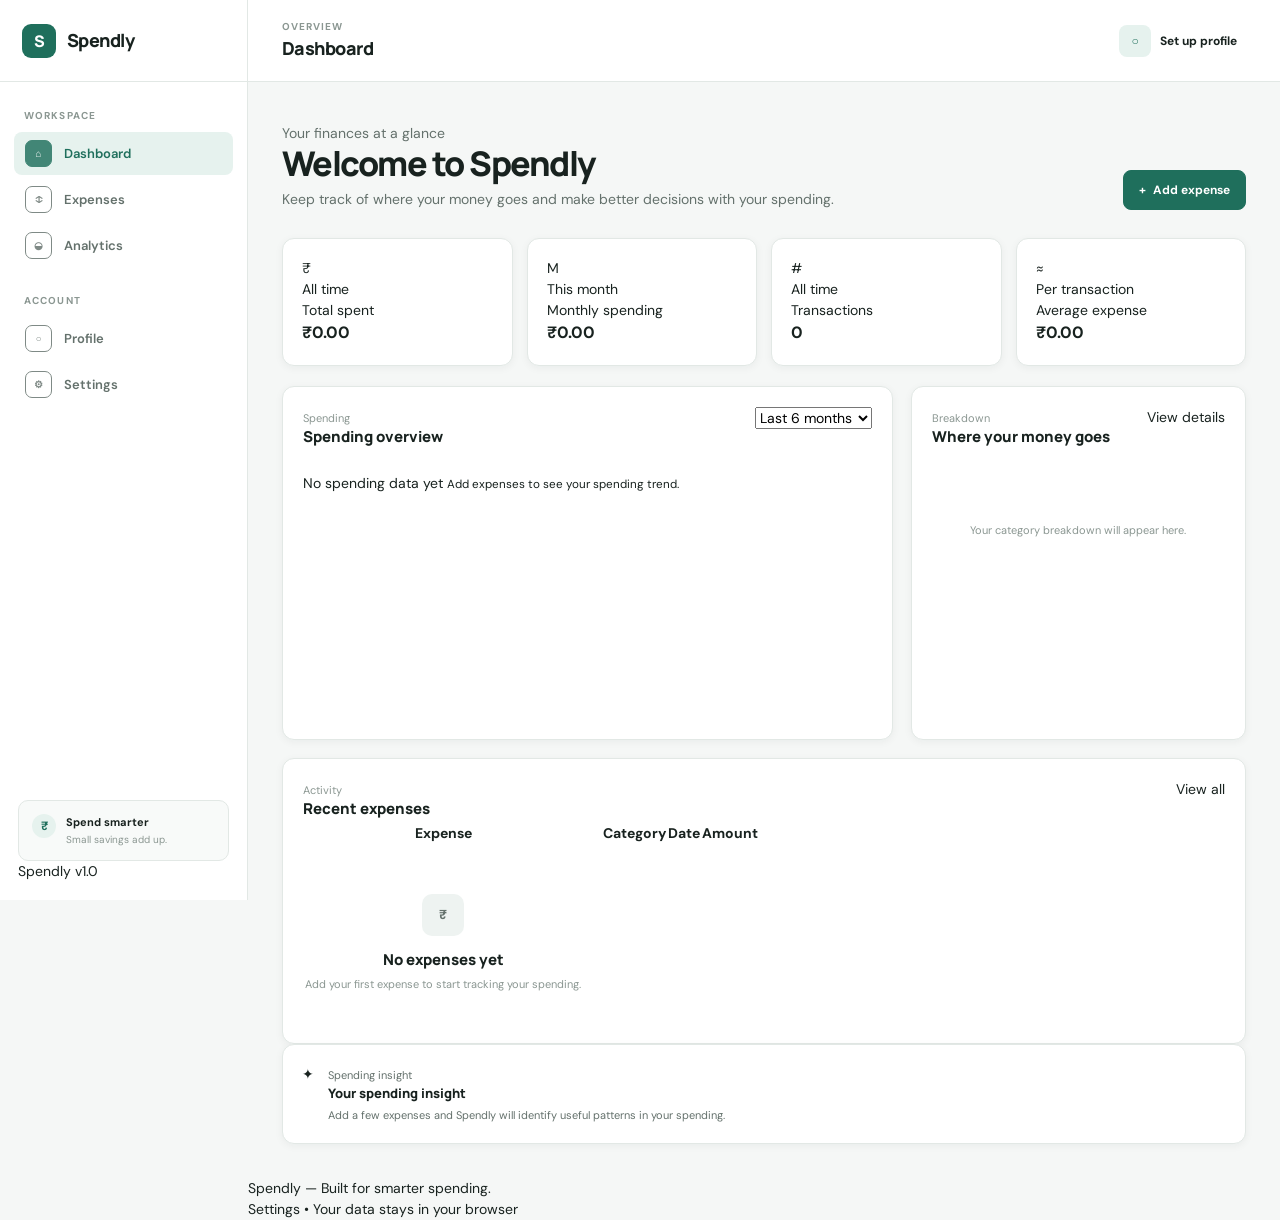
<file: index.html>
<!DOCTYPE html>
<html lang="en">
<head>
    <meta charset="UTF-8">

    <meta
        name="viewport"
        content="width=device-width, initial-scale=1.0"
    >

    <meta
        name="description"
        content="A simple and powerful expense management dashboard."
    >

    <title>Spendly — Expense Tracker</title>

    <link rel="preconnect" href="https://fonts.googleapis.com">
    <link rel="preconnect" href="https://fonts.gstatic.com" crossorigin>

    <link
        href="https://fonts.googleapis.com/css2?family=DM+Sans:wght@400;500;600;700&family=Manrope:wght@500;600;700;800&display=swap"
        rel="stylesheet"
    >

    <link rel="stylesheet" href="css/style.css">
</head>

<body>

    <div class="app-shell">
        <aside class="sidebar" id="sidebar">
            <div class="sidebar-top">
                <a href="index.html" class="brand">
                    <span class="brand-mark">S</span>
                    <span class="brand-name">Spendly</span>
                </a>
                <button class="sidebar-close" id="sidebarClose" type="button" aria-label="Close menu">
                    &times;
                </button>
            </div>


            <nav class="main-nav" aria-label="Main navigation">

                <p class="nav-label">
                    Workspace
                </p>

                <a
                    href="index.html"
                    class="nav-item active"
                    aria-current="page"
                >
                    <span class="nav-icon">⌂</span>
                    <span>Dashboard</span>
                </a>

                <a
                    href="pages/expenses.html"
                    class="nav-item"
                >
                    <span class="nav-icon">↕</span>
                    <span>Expenses</span>
                </a>

                <a
                    href="pages/analytics.html"
                    class="nav-item"
                >
                    <span class="nav-icon">◒</span>
                    <span>Analytics</span>
                </a>


                <p class="nav-label nav-label-spaced">
                    Account
                </p>

                <a
                    href="pages/profile.html"
                    class="nav-item"
                >
                    <span class="nav-icon">○</span>
                    <span>Profile</span>
                </a>

                <a
                    href="pages/settings.html"
                    class="nav-item"
                >
                    <span class="nav-icon">⚙</span>
                    <span>Settings</span>
                </a>

            </nav>


            <div class="sidebar-bottom">

                <div class="sidebar-tip">

                    <div class="tip-icon">
                        ₹
                    </div>

                    <div class="tip-content">

                        <strong>
                            Spend smarter
                        </strong>

                        <p>
                            Small savings add up.
                        </p>

                    </div>

                </div>

                <div class="sidebar-version">
                    Spendly v1.0
                </div>

            </div>

        </aside>


        <div
            class="mobile-overlay"
            id="mobileOverlay"
        ></div>


        <div class="main-area">
            <header class="topbar">

                <button class="menu-toggle" id="menuToggle" type="button" aria-label="Open menu">
                    <span></span>
                    <span></span>
                    <span></span>
                </button>

                <div class="topbar-page">
                    <span class="page-eyebrow">Overview</span>
                    <h1>Dashboard</h1>
                </div>


                <div class="topbar-actions">

                    <a
                        href="pages/profile.html"
                        class="profile-button"
                        aria-label="Open profile"
                    >

                        <span class="profile-avatar" id="profileAvatar">○</span>
                        <span class="profile-name" id="profileName">Set up profile</span>
                    </a>

                </div>

            </header>


            <main class="page-content dashboard-content">
                <section class="welcome-section">

                    <div>

                        <p class="welcome-label">
                            Your finances at a glance
                        </p>

                        <h2>
                            <span id="welcomeName">Welcome to Spendly.</span>
                        </h2>

                        <p class="welcome-description">
                            Keep track of where your money goes and make
                            better decisions with your spending.
                        </p>

                    </div>


                    <button
                        class="primary-button"
                        id="openExpenseModal"
                        data-open-expense
                        type="button"
                    >

                        <span class="button-icon">
                            +
                        </span>

                        Add expense

                    </button>

                </section>


                <section
                    class="summary-grid"
                    aria-label="Expense summary"
                >

                    <article class="summary-card">

                        <div class="summary-card-top">

                            <div class="summary-icon">
                                ₹
                            </div>

                            <span class="summary-period">
                                All time
                            </span>

                        </div>

                        <div class="summary-card-body">

                            <p>
                                Total spent
                            </p>

                            <h3 id="totalSpent">
                                ₹0
                            </h3>

                        </div>

                    </article>


                    <article class="summary-card">

                        <div class="summary-card-top">

                            <div class="summary-icon">
                                M
                            </div>

                            <span class="summary-period">
                                This month
                            </span>

                        </div>

                        <div class="summary-card-body">

                            <p>
                                Monthly spending
                            </p>

                            <h3 id="monthlySpent">
                                ₹0
                            </h3>

                        </div>

                    </article>


                    <article class="summary-card">

                        <div class="summary-card-top">

                            <div class="summary-icon">
                                #
                            </div>

                            <span class="summary-period">
                                All time
                            </span>

                        </div>

                        <div class="summary-card-body">

                            <p>
                                Transactions
                            </p>

                            <h3 id="transactionCount">
                                0
                            </h3>

                        </div>

                    </article>


                    <article class="summary-card">

                        <div class="summary-card-top">

                            <div class="summary-icon">
                                ≈
                            </div>

                            <span class="summary-period">
                                Per transaction
                            </span>

                        </div>

                        <div class="summary-card-body">

                            <p>
                                Average expense
                            </p>

                            <h3 id="averageExpense">
                                ₹0
                            </h3>

                        </div>

                    </article>

                </section>


                <section class="dashboard-grid">
                    <article class="dashboard-card spending-card">

                        <div class="card-header">

                            <div>

                                <p class="card-eyebrow">
                                    Spending
                                </p>

                                <h3>
                                    Spending overview
                                </h3>

                            </div>


                            <select
                                id="chartPeriod"
                                class="select-control"
                                aria-label="Chart period"
                            >

                                <option value="6">
                                    Last 6 months
                                </option>

                                <option value="12">
                                    Last 12 months
                                </option>

                            </select>

                        </div>


                        <div class="chart-container">

                            <div
                                class="chart"
                                id="spendingChart"
                                aria-label="Spending chart"
                            >

                                <div class="chart-empty">
                                    <span>₹</span>
                                    <p>
                                        Add expenses to see your spending trend.
                                    </p>
                                </div>

                            </div>

                        </div>

                    </article>


                    <article class="dashboard-card category-card">

                        <div class="card-header">

                            <div>

                                <p class="card-eyebrow">
                                    Breakdown
                                </p>

                                <h3>
                                    Where your money goes
                                </h3>

                            </div>

                            <a
                                href="pages/analytics.html"
                                class="text-link"
                            >
                                View details
                            </a>

                        </div>


                        <div
                            class="category-list"
                            id="categoryList"
                        >

                            <div class="category-empty">

                                <div class="empty-icon">
                                    +
                                </div>

                                <p>
                                    Your spending categories will appear here.
                                </p>

                            </div>

                        </div>

                    </article>


                </section>


                <section class="dashboard-card recent-expenses-card">

                    <div class="card-header">

                        <div>

                            <p class="card-eyebrow">
                                Activity
                            </p>

                            <h3>
                                Recent expenses
                            </h3>

                        </div>

                        <a
                            href="pages/expenses.html"
                            class="text-link"
                        >
                            View all
                        </a>

                    </div>


                    <div class="expense-table-wrapper">

                        <table class="expense-table">

                            <thead>

                                <tr>

                                    <th>
                                        Expense
                                    </th>

                                    <th>
                                        Category
                                    </th>

                                    <th>
                                        Date
                                    </th>

                                    <th class="amount-column">
                                        Amount
                                    </th>

                                </tr>

                            </thead>


                            <tbody id="recentExpenses">

                                <tr class="table-empty-row">

                                    <td colspan="4">

                                        <div class="table-empty">

                                            <div class="empty-icon">
                                                ₹
                                            </div>

                                            <h4>
                                                No expenses yet
                                            </h4>

                                            <p>
                                                Add your first expense to start
                                                tracking your spending.
                                            </p>

                                            <button
                                                class="secondary-button"
                                                id="emptyAddExpense"
                                                data-open-expense
                                                type="button"
                                            >
                                                Add your first expense
                                            </button>

                                        </div>

                                    </td>

                                </tr>

                            </tbody>

                        </table>

                    </div>

                </section>


                <section class="insight-card">

                    <div class="insight-symbol">
                        ✦
                    </div>

                    <div class="insight-content">

                        <p class="card-eyebrow">
                            Spending insight
                        </p>

                        <h3 id="spendingInsightTitle">
                            Your spending story starts here.
                        </h3>

                        <p id="spendingInsightText">
                            Once you add a few expenses, Spendly will
                            highlight useful patterns in your spending.
                        </p>

                    </div>

                </section>

            </main>


            <footer class="app-footer">

                <p>
                    Spendly — Built for smarter spending.
                </p>

                <div class="footer-links">

                    <a href="pages/settings.html">
                        Settings
                    </a>

                    <span>•</span>

                    <span>
                        Your data stays in your browser
                    </span>

                </div>

            </footer>

        </div>

    </div>


    <div
        class="modal"
        id="expenseModal"
        aria-hidden="true"
    >

        <div
            class="modal-dialog"
            role="dialog"
            aria-modal="true"
            aria-labelledby="expenseModalTitle"
        >

            <div class="modal-header">

                <div>

                    <p class="card-eyebrow">
                        New transaction
                    </p>

                    <h2 id="expenseModalTitle" data-modal-title>
                        Add expense
                    </h2>

                </div>

                <button
                    class="modal-close"
                    id="closeExpenseModal"
                    data-close-expense
                    type="button"
                    aria-label="Close modal"
                >
                    &times;
                </button>

            </div>


            <form id="expenseForm" novalidate>

                <div class="form-group">

                    <label for="expenseName">
                        What did you spend on?
                    </label>

                    <input
                        type="text"
                        id="expenseName"
                        name="expenseName"
                        placeholder="e.g. Lunch at college"
                        autocomplete="off"
                        maxlength="80"
                        required
                    >

                    <small
                        class="form-error"
                        id="expenseNameError"
                    ></small>

                </div>


                <div class="form-group">

                    <label for="expenseAmount">
                        Amount
                    </label>

                    <div class="amount-input">

                        <span>
                            ₹
                        </span>

                        <input
                            type="number"
                            id="expenseAmount"
                            name="expenseAmount"
                            placeholder="0.00"
                            min="0.01"
                            max="10000000"
                            step="0.01"
                            required
                        >

                    </div>

                    <small
                        class="form-error"
                        id="expenseAmountError"
                    ></small>

                </div>


                <div class="form-row">

                    <div class="form-group">

                        <label for="expenseCategory">
                            Category
                        </label>

                        <select
                            id="expenseCategory"
                            name="expenseCategory"
                            required
                        >

                            <option value="">
                                Select category
                            </option>

                            <option value="Food">
                                Food
                            </option>

                            <option value="Travel">
                                Travel
                            </option>

                            <option value="Education">
                                Education
                            </option>

                            <option value="Shopping">
                                Shopping
                            </option>

                            <option value="Bills">
                                Bills
                            </option>

                            <option value="Entertainment">
                                Entertainment
                            </option>

                            <option value="Health">
                                Health
                            </option>

                            <option value="Other">
                                Other
                            </option>

                        </select>

                        <small
                            class="form-error"
                            id="expenseCategoryError"
                        ></small>

                    </div>


                    <div class="form-group">

                        <label for="expenseDate">
                            Date
                        </label>

                        <input
                            type="date"
                            id="expenseDate"
                            name="expenseDate"
                            required
                        >

                        <small
                            class="form-error"
                            id="expenseDateError"
                        ></small>

                    </div>

                </div>


                <div class="form-group">

                    <label for="expenseNote">

                        Note

                        <span class="optional">
                            Optional
                        </span>

                    </label>

                    <textarea
                        id="expenseNote"
                        name="expenseNote"
                        rows="3"
                        maxlength="200"
                        placeholder="Add a short note..."
                    ></textarea>

                </div>


                <div class="modal-actions">

                    <button
                        type="button"
                        class="secondary-button"
                        id="cancelExpense"
                        data-close-expense
                    >
                        Cancel
                    </button>

                    <button
                        type="submit"
                        class="primary-button"
                        data-expense-submit
                    >
                        Save expense
                    </button>

                </div>

            </form>

        </div>

    </div>


    <div
        class="toast"
        id="toast"
        role="status"
        aria-live="polite"
    >

        <span
            class="toast-icon"
            id="toastIcon"
        >
            ✓
        </span>

        <span
            class="toast-message"
            id="toastMessage"
        >
            Expense saved.
        </span>

    </div>


    <script src="js/storage.js"></script>
    <script src="js/app.js"></script>

</body>
</html>
</file>
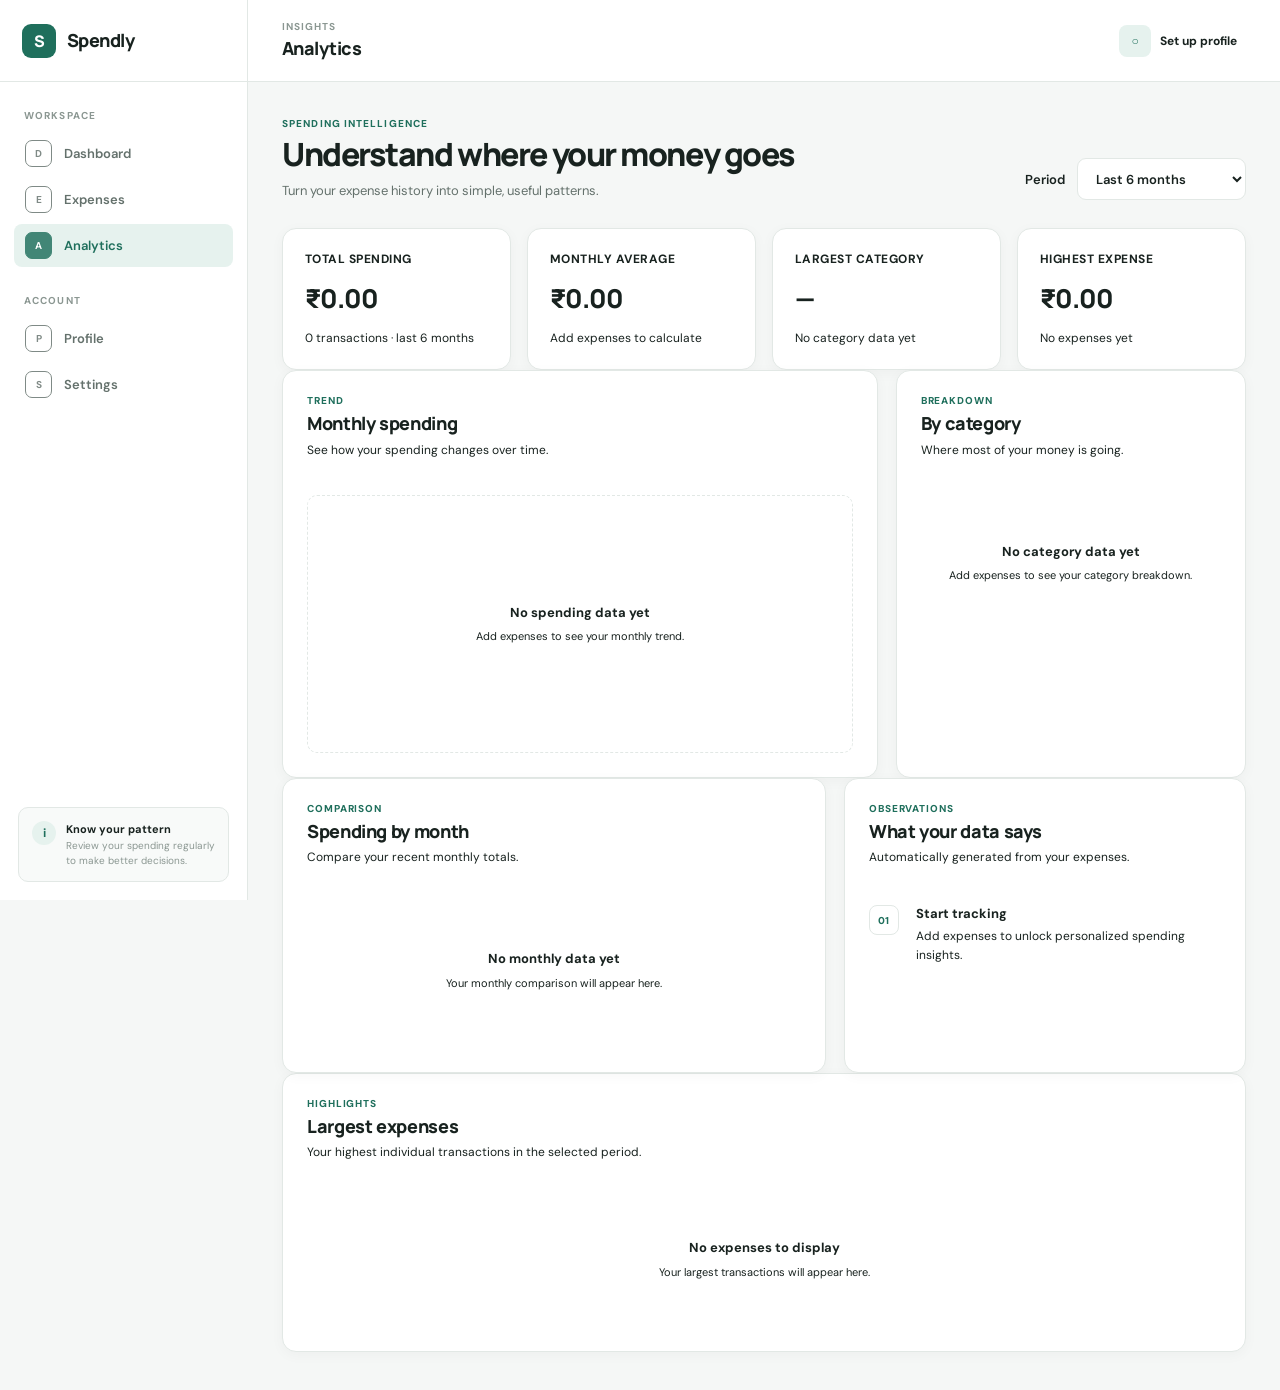
<file: pages/analytics.html>
<!DOCTYPE html>
<html lang="en">
<head>
    <meta charset="UTF-8">
    <meta name="viewport" content="width=device-width, initial-scale=1.0">
    <title>Analytics | Spendly</title>
    <meta name="description" content="Understand your spending patterns with Spendly analytics.">
    <link rel="preconnect" href="https://fonts.googleapis.com">
    <link rel="preconnect" href="https://fonts.gstatic.com" crossorigin>
    <link href="https://fonts.googleapis.com/css2?family=DM+Sans:wght@400;500;600;700&family=Manrope:wght@500;600;700;800&display=swap" rel="stylesheet">
    <link rel="stylesheet" href="../css/style.css">
    <link rel="stylesheet" href="../css/analytics.css">
</head>
<body>

    <div class="app-shell">

        <aside class="sidebar" id="sidebar">
            <div class="sidebar-top">
                <a href="../index.html" class="brand">
                    <span class="brand-mark">S</span>
                    <span class="brand-name">Spendly</span>
                </a>

                <button class="sidebar-close" id="sidebarClose" type="button" aria-label="Close menu">
                    ×
                </button>
            </div>

            <nav class="main-nav">
                <p class="nav-label">Workspace</p>

                <a href="../index.html" class="nav-item">
                    <span class="nav-icon">D</span>
                    <span>Dashboard</span>
                </a>

                <a href="expenses.html" class="nav-item">
                    <span class="nav-icon">E</span>
                    <span>Expenses</span>
                </a>

                <a href="analytics.html" class="nav-item active">
                    <span class="nav-icon">A</span>
                    <span>Analytics</span>
                </a>

                <p class="nav-label nav-label-spaced">Account</p>

                <a href="profile.html" class="nav-item">
                    <span class="nav-icon">P</span>
                    <span>Profile</span>
                </a>

                <a href="settings.html" class="nav-item">
                    <span class="nav-icon">S</span>
                    <span>Settings</span>
                </a>
            </nav>

            <div class="sidebar-bottom">
                <div class="sidebar-tip">
                    <span class="tip-icon">i</span>
                    <div>
                        <strong>Know your pattern</strong>
                        <p>Review your spending regularly to make better decisions.</p>
                    </div>
                </div>
            </div>
        </aside>

        <div class="main-area">

            <header class="topbar">
                <button class="menu-toggle" id="menuToggle" type="button" aria-label="Open menu">
                    <span></span>
                    <span></span>
                    <span></span>
                </button>

                <div class="topbar-page">
                    <span class="page-eyebrow">Insights</span>
                    <h1>Analytics</h1>
                </div>

                <div class="topbar-actions">
                    <a href="profile.html" class="profile-button">
                        <span class="profile-avatar" id="profileAvatar">○</span>
                        <span class="profile-name" id="profileName">Set up profile</span>
                    </a>
                </div>
            </header>

            <main class="page-content analytics-page">

                <section class="page-heading analytics-heading">
                    <div>
                        <p class="section-kicker">Spending intelligence</p>
                        <h2>Understand where your money goes</h2>
                        <p class="section-description">
                            Turn your expense history into simple, useful patterns.
                        </p>
                    </div>

                    <div class="analytics-period">
                        <label for="analyticsPeriod">Period</label>
                        <select id="analyticsPeriod">
                            <option value="6">Last 6 months</option>
                            <option value="12">Last 12 months</option>
                            <option value="3">Last 3 months</option>
                            <option value="all">All time</option>
                        </select>
                    </div>
                </section>

                <section class="analytics-stat-grid">

                    <article class="analytics-stat-card">
                        <span class="analytics-stat-label">Total spending</span>
                        <strong id="analyticsTotal">₹0</strong>
                        <span class="analytics-stat-meta" id="analyticsTotalMeta">
                            Across all recorded expenses
                        </span>
                    </article>

                    <article class="analytics-stat-card">
                        <span class="analytics-stat-label">Monthly average</span>
                        <strong id="analyticsMonthlyAverage">₹0</strong>
                        <span class="analytics-stat-meta" id="analyticsAverageMeta">
                            Based on selected period
                        </span>
                    </article>

                    <article class="analytics-stat-card">
                        <span class="analytics-stat-label">Largest category</span>
                        <strong id="analyticsTopCategory">—</strong>
                        <span class="analytics-stat-meta" id="analyticsTopCategoryMeta">
                            No category data yet
                        </span>
                    </article>

                    <article class="analytics-stat-card">
                        <span class="analytics-stat-label">Highest expense</span>
                        <strong id="analyticsHighestExpense">₹0</strong>
                        <span class="analytics-stat-meta" id="analyticsHighestExpenseMeta">
                            No expenses yet
                        </span>
                    </article>

                </section>

                <section class="analytics-main-grid">

                    <article class="analytics-card spending-trend-card">

                        <div class="analytics-card-header">
                            <div>
                                <span class="card-kicker">Trend</span>
                                <h3>Monthly spending</h3>
                                <p>See how your spending changes over time.</p>
                            </div>
                        </div>

                        <div class="trend-chart" id="monthlyTrendChart">
                            <div class="analytics-empty-chart">
                                <span>No spending data yet</span>
                                <small>Add expenses to see your monthly trend.</small>
                            </div>
                        </div>

                    </article>

                    <article class="analytics-card category-card">

                        <div class="analytics-card-header">
                            <div>
                                <span class="card-kicker">Breakdown</span>
                                <h3>By category</h3>
                                <p>Where most of your money is going.</p>
                            </div>
                        </div>

                        <div class="category-breakdown" id="analyticsCategoryBreakdown">
                            <div class="analytics-empty">
                                <span>No category data yet</span>
                            </div>
                        </div>

                    </article>

                </section>

                <section class="analytics-lower-grid">

                    <article class="analytics-card comparison-card">

                        <div class="analytics-card-header">
                            <div>
                                <span class="card-kicker">Comparison</span>
                                <h3>Spending by month</h3>
                                <p>Compare your recent monthly totals.</p>
                            </div>
                        </div>

                        <div class="monthly-comparison" id="monthlyComparison">
                            <div class="analytics-empty">
                                <span>No monthly data yet</span>
                            </div>
                        </div>

                    </article>

                    <article class="analytics-card insights-card">

                        <div class="analytics-card-header">
                            <div>
                                <span class="card-kicker">Observations</span>
                                <h3>What your data says</h3>
                                <p>Automatically generated from your expenses.</p>
                            </div>
                        </div>

                        <div class="insights-list" id="analyticsInsights">
                            <div class="analytics-insight">
                                <span class="insight-number">01</span>
                                <div>
                                    <strong>Start tracking</strong>
                                    <p>Add expenses to unlock personalized spending insights.</p>
                                </div>
                            </div>
                        </div>

                    </article>

                </section>

                <section class="analytics-card top-expenses-card">

                    <div class="analytics-card-header">
                        <div>
                            <span class="card-kicker">Highlights</span>
                            <h3>Largest expenses</h3>
                            <p>Your highest individual transactions in the selected period.</p>
                        </div>
                    </div>

                    <div class="top-expenses-list" id="topExpensesList">
                        <div class="analytics-empty">
                            <span>No expenses to display</span>
                        </div>
                    </div>

                </section>

            </main>
        </div>
    </div>

    <div class="mobile-overlay" id="mobileOverlay"></div>

    <div class="toast" id="toast">
        <span class="toast-icon" id="toastIcon">✓</span>
        <span id="toastMessage">Done</span>
    </div>

    <script src="../js/storage.js"></script>
    <script src="../js/analytics.js"></script>

</body>
</html>
</file>
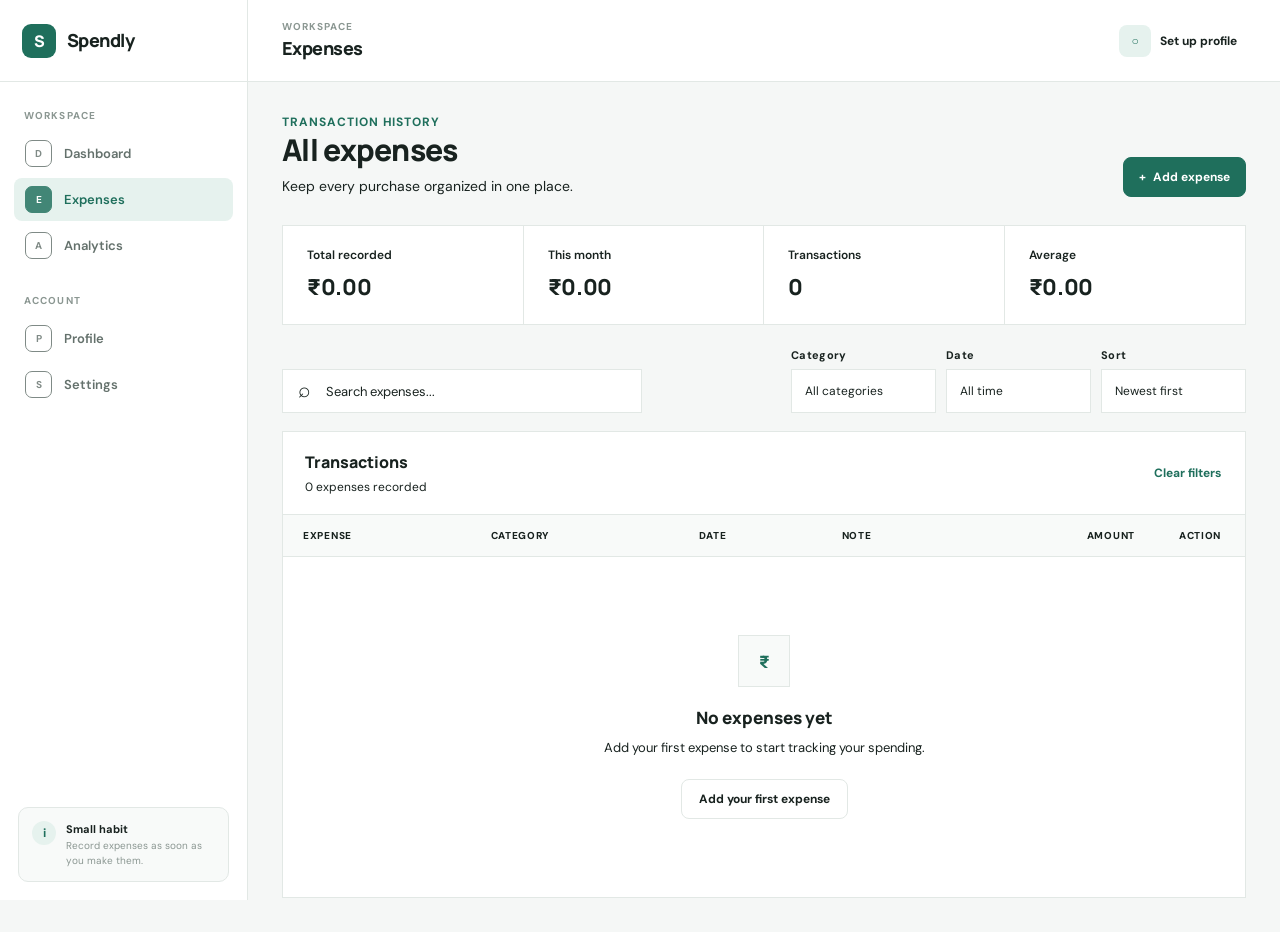
<file: pages/expenses.html>
<!DOCTYPE html>
<html lang="en">
<head>
    <meta charset="UTF-8">
    <meta name="viewport" content="width=device-width, initial-scale=1.0">
    <title>Expenses | Spendly</title>
    <meta name="description" content="Manage and track your expenses with Spendly.">
    <link rel="preconnect" href="https://fonts.googleapis.com">
    <link rel="preconnect" href="https://fonts.gstatic.com" crossorigin>
    <link href="https://fonts.googleapis.com/css2?family=DM+Sans:wght@400;500;600;700&family=Manrope:wght@500;600;700;800&display=swap" rel="stylesheet">
    <link rel="stylesheet" href="../css/style.css">
    <link rel="stylesheet" href="../css/expenses.css">
</head>
<body>

    <div class="app-shell">

        <aside class="sidebar" id="sidebar">
            <div class="sidebar-top">
                <a href="../index.html" class="brand">
                    <span class="brand-mark">S</span>
                    <span class="brand-name">Spendly</span>
                </a>

                <button class="sidebar-close" id="sidebarClose" type="button" aria-label="Close menu">
                    ×
                </button>
            </div>

            <nav class="main-nav">
                <p class="nav-label">Workspace</p>

                <a href="../index.html" class="nav-item">
                    <span class="nav-icon">D</span>
                    <span>Dashboard</span>
                </a>

                <a href="expenses.html" class="nav-item active">
                    <span class="nav-icon">E</span>
                    <span>Expenses</span>
                </a>

                <a href="analytics.html" class="nav-item">
                    <span class="nav-icon">A</span>
                    <span>Analytics</span>
                </a>

                <p class="nav-label nav-label-spaced">Account</p>

                <a href="profile.html" class="nav-item">
                    <span class="nav-icon">P</span>
                    <span>Profile</span>
                </a>

                <a href="settings.html" class="nav-item">
                    <span class="nav-icon">S</span>
                    <span>Settings</span>
                </a>
            </nav>

            <div class="sidebar-bottom">
                <div class="sidebar-tip">
                    <span class="tip-icon">i</span>
                    <div>
                        <strong>Small habit</strong>
                        <p>Record expenses as soon as you make them.</p>
                    </div>
                </div>
            </div>
        </aside>

        <div class="main-area">

            <header class="topbar">
                <button class="menu-toggle" id="menuToggle" type="button" aria-label="Open menu">
                    <span></span>
                    <span></span>
                    <span></span>
                </button>

                <div class="topbar-page">
                    <span class="page-eyebrow">Workspace</span>
                    <h1>Expenses</h1>
                </div>

                <div class="topbar-actions">
                    <a href="profile.html" class="profile-button">
                        <span class="profile-avatar" id="profileAvatar">○</span>
                        <span class="profile-name" id="profileName">Set up profile</span>
                    </a>
                </div>
            </header>

            <main class="page-content expenses-page">

                <section class="page-heading">
                    <div>
                        <p class="section-kicker">Transaction history</p>
                        <h2>All expenses</h2>
                        <p class="section-description">
                            Keep every purchase organized in one place.
                        </p>
                    </div>

                    <button class="primary-button" type="button" data-open-expense>
                        <span>+</span>
                        Add expense
                    </button>
                </section>

                <section class="expense-summary-strip">
                    <div class="expense-summary-item">
                        <span>Total recorded</span>
                        <strong id="expensesTotal">₹0</strong>
                    </div>

                    <div class="expense-summary-item">
                        <span>This month</span>
                        <strong id="expensesMonthly">₹0</strong>
                    </div>

                    <div class="expense-summary-item">
                        <span>Transactions</span>
                        <strong id="expensesCount">0</strong>
                    </div>

                    <div class="expense-summary-item">
                        <span>Average</span>
                        <strong id="expensesAverage">₹0</strong>
                    </div>
                </section>

                <section class="expense-toolbar">

                    <div class="search-box">
                        <span class="search-icon">⌕</span>
                        <input
                            type="search"
                            id="expenseSearch"
                            placeholder="Search expenses..."
                            autocomplete="off"
                        >
                    </div>

                    <div class="filter-group">

                        <label class="filter-control">
                            <span>Category</span>
                            <select id="categoryFilter">
                                <option value="all">All categories</option>
                                <option value="Food">Food</option>
                                <option value="Transport">Transport</option>
                                <option value="Education">Education</option>
                                <option value="Shopping">Shopping</option>
                                <option value="Entertainment">Entertainment</option>
                                <option value="Health">Health</option>
                                <option value="Bills">Bills</option>
                                <option value="Other">Other</option>
                            </select>
                        </label>

                        <label class="filter-control">
                            <span>Date</span>
                            <select id="dateFilter">
                                <option value="all">All time</option>
                                <option value="today">Today</option>
                                <option value="week">Last 7 days</option>
                                <option value="month">This month</option>
                                <option value="year">This year</option>
                            </select>
                        </label>

                        <label class="filter-control">
                            <span>Sort</span>
                            <select id="sortFilter">
                                <option value="newest">Newest first</option>
                                <option value="oldest">Oldest first</option>
                                <option value="highest">Highest amount</option>
                                <option value="lowest">Lowest amount</option>
                                <option value="name">Name A–Z</option>
                            </select>
                        </label>

                    </div>

                </section>

                <section class="expenses-card">

                    <div class="expenses-card-header">
                        <div>
                            <h3>Transactions</h3>
                            <p id="resultsText">Showing all expenses</p>
                        </div>

                        <button class="clear-filters-button" id="clearFilters" type="button">
                            Clear filters
                        </button>
                    </div>

                    <div class="expenses-table-wrapper">
                        <table class="expenses-table">
                            <thead>
                                <tr>
                                    <th>Expense</th>
                                    <th>Category</th>
                                    <th>Date</th>
                                    <th>Note</th>
                                    <th class="amount-column">Amount</th>
                                    <th class="actions-column">Action</th>
                                </tr>
                            </thead>

                            <tbody id="expensesTableBody"></tbody>
                        </table>
                    </div>

                    <div class="expenses-empty" id="expensesEmpty" hidden>
                        <div class="empty-illustration">₹</div>
                        <h3 id="emptyTitle">No expenses found</h3>
                        <p id="emptyText">
                            Try changing your filters or add a new expense.
                        </p>
                        <button class="secondary-button" type="button" data-open-expense>
                            Add your first expense
                        </button>
                    </div>

                </section>

            </main>
        </div>
    </div>

    <div class="mobile-overlay" id="mobileOverlay"></div>

    <div class="modal" id="expenseModal" aria-hidden="true">
        <div class="modal-dialog">

            <div class="modal-header">
                <div>
                    <p class="modal-kicker">Transaction</p>
                    <h2 data-modal-title>Add expense</h2>
                </div>

                <button
                    class="modal-close"
                    type="button"
                    data-close-expense
                    aria-label="Close"
                >
                    ×
                </button>
            </div>

            <form id="expenseForm" novalidate>

                <div class="form-group">
                    <label for="expenseName">Expense name</label>
                    <input
                        type="text"
                        id="expenseName"
                        placeholder="e.g. Lunch, Bus pass, Books"
                        maxlength="80"
                    >
                    <span class="field-error" id="expenseNameError"></span>
                </div>

                <div class="form-row">

                    <div class="form-group">
                        <label for="expenseAmount">Amount</label>
                        <div class="input-with-prefix">
                            <span>₹</span>
                            <input
                                type="number"
                                id="expenseAmount"
                                placeholder="0.00"
                                min="0.01"
                                step="0.01"
                            >
                        </div>
                        <span class="field-error" id="expenseAmountError"></span>
                    </div>

                    <div class="form-group">
                        <label for="expenseCategory">Category</label>
                        <select id="expenseCategory">
                            <option value="">Select category</option>
                            <option value="Food">Food</option>
                            <option value="Transport">Transport</option>
                            <option value="Education">Education</option>
                            <option value="Shopping">Shopping</option>
                            <option value="Entertainment">Entertainment</option>
                            <option value="Health">Health</option>
                            <option value="Bills">Bills</option>
                            <option value="Other">Other</option>
                        </select>
                        <span class="field-error" id="expenseCategoryError"></span>
                    </div>

                </div>

                <div class="form-group">
                    <label for="expenseDate">Date</label>
                    <input type="date" id="expenseDate">
                    <span class="field-error" id="expenseDateError"></span>
                </div>

                <div class="form-group">
                    <label for="expenseNote">
                        Note
                        <span class="optional-label">Optional</span>
                    </label>
                    <textarea
                        id="expenseNote"
                        rows="3"
                        maxlength="200"
                        placeholder="Add a short note..."
                    ></textarea>
                </div>

                <div class="modal-actions">
                    <button class="secondary-button" type="button" data-close-expense>
                        Cancel
                    </button>

                    <button
                        class="primary-button"
                        type="submit"
                        data-expense-submit
                    >
                        Add expense
                    </button>
                </div>

            </form>
        </div>
    </div>

    <div class="expense-detail-modal" id="expenseDetailModal" aria-hidden="true">
        <div class="expense-detail-dialog">

            <div class="detail-header">
                <div>
                    <p class="modal-kicker">Expense details</p>
                    <h2 id="detailExpenseName">Expense</h2>
                </div>

                <button
                    class="modal-close"
                    id="closeDetailModal"
                    type="button"
                    aria-label="Close"
                >
                    ×
                </button>
            </div>

            <div class="detail-amount" id="detailExpenseAmount">₹0</div>

            <div class="detail-grid">

                <div class="detail-item">
                    <span>Category</span>
                    <strong id="detailExpenseCategory">—</strong>
                </div>

                <div class="detail-item">
                    <span>Date</span>
                    <strong id="detailExpenseDate">—</strong>
                </div>

                <div class="detail-item detail-item-full">
                    <span>Note</span>
                    <strong id="detailExpenseNote">No note added</strong>
                </div>

            </div>

            <div class="detail-actions">
                <button class="secondary-button" id="detailEditButton" type="button">
                    Edit expense
                </button>

                <button class="danger-button" id="detailDeleteButton" type="button">
                    Delete
                </button>
            </div>

        </div>
    </div>

    <div class="toast" id="toast">
        <span class="toast-icon" id="toastIcon">✓</span>
        <span id="toastMessage">Done</span>
    </div>

    <script src="../js/storage.js"></script>
    <script src="../js/expenses.js"></script>

</body>
</html>
</file>
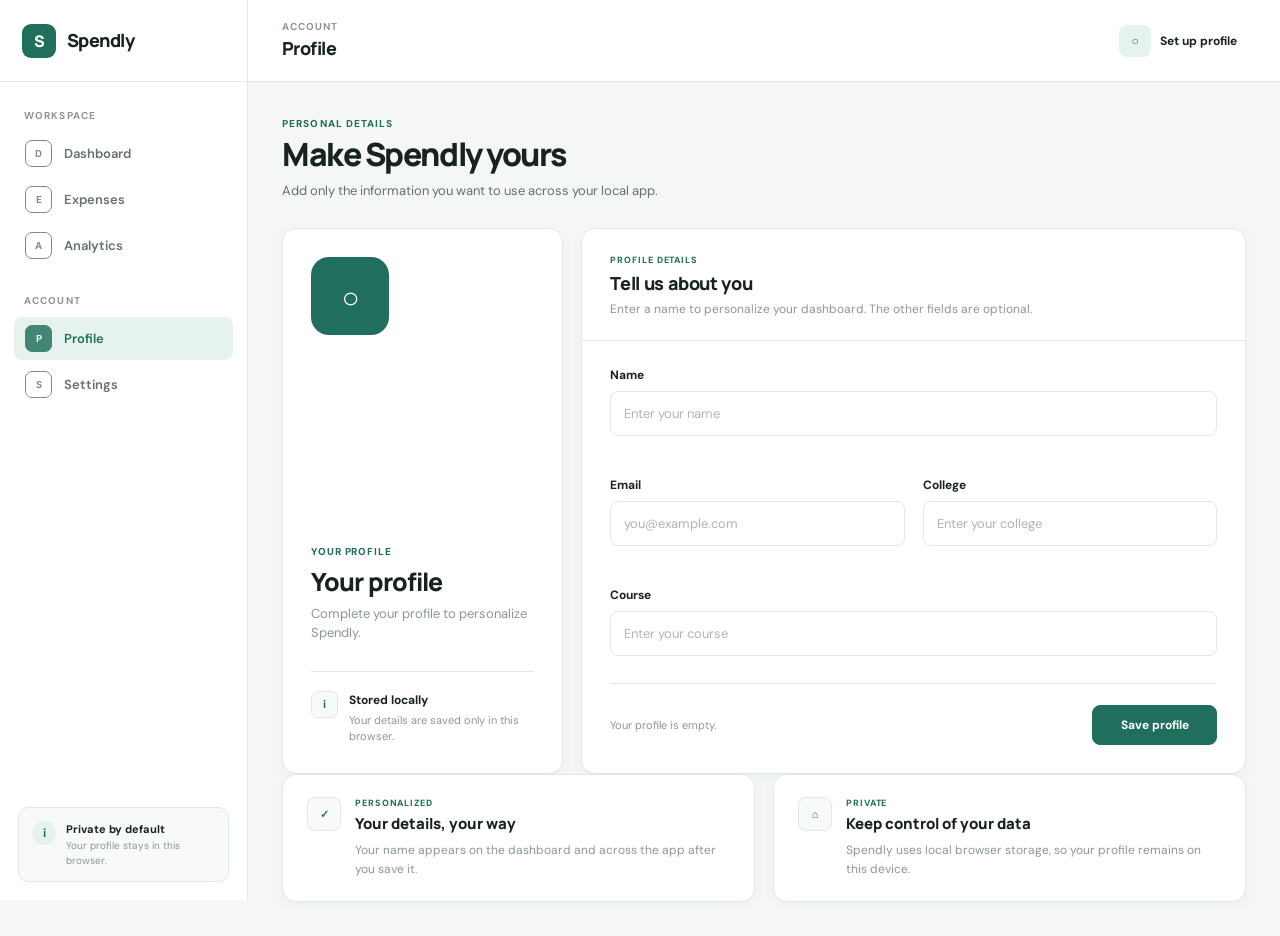
<file: pages/profile.html>
<!DOCTYPE html>
<html lang="en">
<head>
    <meta charset="UTF-8">
    <meta name="viewport" content="width=device-width, initial-scale=1.0">
    <title>Profile | Spendly</title>
    <meta name="description" content="Manage your Spendly profile.">
    <link rel="preconnect" href="https://fonts.googleapis.com">
    <link rel="preconnect" href="https://fonts.gstatic.com" crossorigin>
    <link href="https://fonts.googleapis.com/css2?family=DM+Sans:wght@400;500;600;700&family=Manrope:wght@500;600;700;800&display=swap" rel="stylesheet">
    <link rel="stylesheet" href="../css/style.css">
    <link rel="stylesheet" href="../css/profile.css">
</head>
<body>
    <div class="app-shell">
        <aside class="sidebar" id="sidebar">
            <div class="sidebar-top">
                <a href="../index.html" class="brand">
                    <span class="brand-mark">S</span>
                    <span class="brand-name">Spendly</span>
                </a>
                <button class="sidebar-close" id="sidebarClose" type="button" aria-label="Close menu">×</button>
            </div>
            <nav class="main-nav" aria-label="Main navigation">
                <p class="nav-label">Workspace</p>
                <a href="../index.html" class="nav-item"><span class="nav-icon">D</span><span>Dashboard</span></a>
                <a href="expenses.html" class="nav-item"><span class="nav-icon">E</span><span>Expenses</span></a>
                <a href="analytics.html" class="nav-item"><span class="nav-icon">A</span><span>Analytics</span></a>
                <p class="nav-label nav-label-spaced">Account</p>
                <a href="profile.html" class="nav-item active" aria-current="page"><span class="nav-icon">P</span><span>Profile</span></a>
                <a href="settings.html" class="nav-item"><span class="nav-icon">S</span><span>Settings</span></a>
            </nav>
            <div class="sidebar-bottom">
                <div class="sidebar-tip">
                    <span class="tip-icon">i</span>
                    <div><strong>Private by default</strong><p>Your profile stays in this browser.</p></div>
                </div>
            </div>
        </aside>

        <div class="main-area">
            <header class="topbar">
                <button class="menu-toggle" id="menuToggle" type="button" aria-label="Open menu">
                    <span></span><span></span><span></span>
                </button>
                <div class="topbar-page">
                    <span class="page-eyebrow">Account</span>
                    <h1>Profile</h1>
                </div>
                <div class="topbar-actions">
                    <a href="profile.html" class="profile-button" aria-label="Open profile">
                        <span class="profile-avatar" id="profileAvatar">○</span>
                        <span class="profile-name" id="profileName">Set up profile</span>
                    </a>
                </div>
            </header>

            <main class="page-content profile-page">
                <section class="page-heading">
                    <div>
                        <p class="section-kicker">Personal details</p>
                        <h2>Make Spendly yours</h2>
                        <p class="section-description">Add only the information you want to use across your local app.</p>
                    </div>
                </section>

                <section class="profile-layout">
                    <article class="profile-intro-card">
                        <div class="profile-large-avatar" id="largeProfileAvatar">○</div>
                        <div class="profile-intro-content">
                            <span class="profile-intro-label">Your profile</span>
                            <h3 id="profileDisplayName">Your profile</h3>
                            <p id="profileDisplayCourse">Complete your profile to personalize Spendly.</p>
                        </div>
                        <div class="profile-local-note">
                            <span class="local-note-icon">i</span>
                            <div><strong>Stored locally</strong><p>Your details are saved only in this browser.</p></div>
                        </div>
                    </article>

                    <article class="profile-form-card">
                        <div class="profile-card-header">
                            <span class="card-kicker">Profile details</span>
                            <h3>Tell us about you</h3>
                            <p>Enter a name to personalize your dashboard. The other fields are optional.</p>
                        </div>
                        <form id="profileForm" novalidate>
                            <div class="profile-form-grid">
                                <div class="form-field profile-field-full">
                                    <label for="profileNameInput">Name</label>
                                    <input type="text" id="profileNameInput" placeholder="Enter your name" maxlength="80" autocomplete="name">
                                    <span class="field-error" id="profileNameError"></span>
                                </div>
                                <div class="form-field">
                                    <label for="profileEmailInput">Email</label>
                                    <input type="email" id="profileEmailInput" placeholder="you@example.com" autocomplete="email">
                                    <span class="field-error" id="profileEmailError"></span>
                                </div>
                                <div class="form-field">
                                    <label for="profileCollegeInput">College</label>
                                    <input type="text" id="profileCollegeInput" placeholder="Enter your college" maxlength="120" autocomplete="organization">
                                    <span class="field-error" id="profileCollegeError"></span>
                                </div>
                                <div class="form-field profile-field-full">
                                    <label for="profileCourseInput">Course</label>
                                    <input type="text" id="profileCourseInput" placeholder="Enter your course" maxlength="120">
                                    <span class="field-error" id="profileCourseError"></span>
                                </div>
                            </div>
                            <div class="profile-form-footer">
                                <span class="profile-save-status" id="profileSaveStatus">Your profile is empty.</span>
                                <button class="primary-button profile-save-button" type="submit">Save profile</button>
                            </div>
                        </form>
                    </article>
                </section>

                <section class="profile-secondary-grid">
                    <article class="profile-info-card">
                        <span class="profile-info-icon">✓</span>
                        <div><span class="card-kicker">Personalized</span><h3>Your details, your way</h3><p>Your name appears on the dashboard and across the app after you save it.</p></div>
                    </article>
                    <article class="profile-info-card">
                        <span class="profile-info-icon">⌂</span>
                        <div><span class="card-kicker">Private</span><h3>Keep control of your data</h3><p>Spendly uses local browser storage, so your profile remains on this device.</p></div>
                    </article>
                </section>
            </main>
        </div>
    </div>

    <div class="mobile-overlay" id="mobileOverlay"></div>
    <div class="toast" id="toast" role="status" aria-live="polite">
        <span class="toast-icon" id="toastIcon">✓</span>
        <span id="toastMessage">Profile saved.</span>
    </div>
    <script src="../js/storage.js"></script>
    <script src="../js/profile.js"></script>
</body>
</html>
</file>
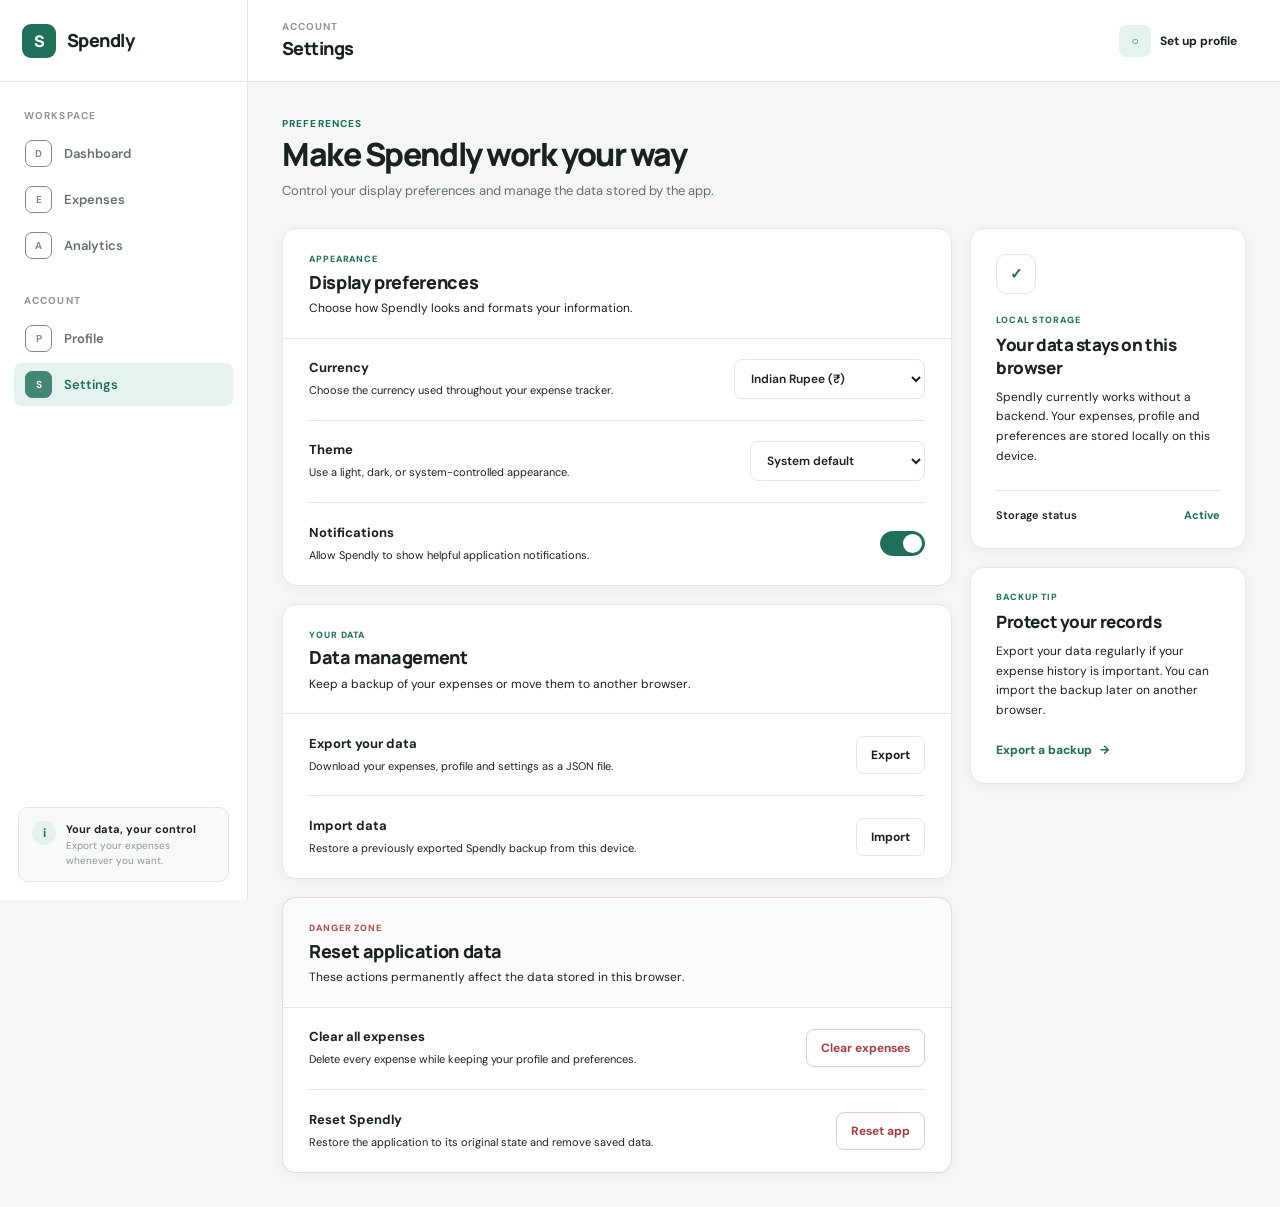
<file: pages/settings.html>
<!DOCTYPE html>
<html lang="en">
<head>
    <meta charset="UTF-8">
    <meta name="viewport" content="width=device-width, initial-scale=1.0">
    <title>Settings | Spendly</title>
    <meta name="description" content="Manage your Spendly application settings and data.">
    <link rel="preconnect" href="https://fonts.googleapis.com">
    <link rel="preconnect" href="https://fonts.gstatic.com" crossorigin>
    <link href="https://fonts.googleapis.com/css2?family=DM+Sans:wght@400;500;600;700&family=Manrope:wght@500;600;700;800&display=swap" rel="stylesheet">
    <link rel="stylesheet" href="../css/style.css">
    <link rel="stylesheet" href="../css/settings.css">
</head>
<body>

    <div class="app-shell">

        <aside class="sidebar" id="sidebar">
            <div class="sidebar-top">
                <a href="../index.html" class="brand">
                    <span class="brand-mark">S</span>
                    <span class="brand-name">Spendly</span>
                </a>

                <button class="sidebar-close" id="sidebarClose" type="button" aria-label="Close menu">
                    ×
                </button>
            </div>

            <nav class="main-nav">
                <p class="nav-label">Workspace</p>

                <a href="../index.html" class="nav-item">
                    <span class="nav-icon">D</span>
                    <span>Dashboard</span>
                </a>

                <a href="expenses.html" class="nav-item">
                    <span class="nav-icon">E</span>
                    <span>Expenses</span>
                </a>

                <a href="analytics.html" class="nav-item">
                    <span class="nav-icon">A</span>
                    <span>Analytics</span>
                </a>

                <p class="nav-label nav-label-spaced">Account</p>

                <a href="profile.html" class="nav-item">
                    <span class="nav-icon">P</span>
                    <span>Profile</span>
                </a>

                <a href="settings.html" class="nav-item active">
                    <span class="nav-icon">S</span>
                    <span>Settings</span>
                </a>
            </nav>

            <div class="sidebar-bottom">
                <div class="sidebar-tip">
                    <span class="tip-icon">i</span>
                    <div>
                        <strong>Your data, your control</strong>
                        <p>Export your expenses whenever you want.</p>
                    </div>
                </div>
            </div>
        </aside>

        <div class="main-area">

            <header class="topbar">
                <button class="menu-toggle" id="menuToggle" type="button" aria-label="Open menu">
                    <span></span>
                    <span></span>
                    <span></span>
                </button>

                <div class="topbar-page">
                    <span class="page-eyebrow">Account</span>
                    <h1>Settings</h1>
                </div>

                <div class="topbar-actions">
                    <a href="profile.html" class="profile-button">
                        <span class="profile-avatar" id="profileAvatar">○</span>
                        <span class="profile-name" id="profileName">Set up profile</span>
                    </a>
                </div>
            </header>

            <main class="page-content settings-page">

                <section class="page-heading">
                    <div>
                        <p class="section-kicker">Preferences</p>
                        <h2>Make Spendly work your way</h2>
                        <p class="section-description">
                            Control your display preferences and manage the data stored by the app.
                        </p>
                    </div>
                </section>

                <section class="settings-layout">

                    <div class="settings-main">

                        <article class="settings-card">

                            <div class="settings-card-header">
                                <div>
                                    <span class="card-kicker">Appearance</span>
                                    <h3>Display preferences</h3>
                                    <p>Choose how Spendly looks and formats your information.</p>
                                </div>
                            </div>

                            <div class="settings-list">

                                <div class="settings-row">
                                    <div class="settings-row-content">
                                        <strong>Currency</strong>
                                        <span>Choose the currency used throughout your expense tracker.</span>
                                    </div>

                                    <div class="settings-control">
                                        <select id="currencySetting">
                                            <option value="INR">Indian Rupee (₹)</option>
                                            <option value="USD">US Dollar ($)</option>
                                            <option value="EUR">Euro (€)</option>
                                            <option value="GBP">British Pound (£)</option>
                                            <option value="JPY">Japanese Yen (¥)</option>
                                            <option value="AUD">Australian Dollar (A$)</option>
                                            <option value="CAD">Canadian Dollar (C$)</option>
                                        </select>
                                    </div>
                                </div>

                                <div class="settings-row">
                                    <div class="settings-row-content">
                                        <strong>Theme</strong>
                                        <span>Use a light, dark, or system-controlled appearance.</span>
                                    </div>

                                    <div class="settings-control">
                                        <select id="themeSetting">
                                            <option value="system">System default</option>
                                            <option value="light">Light</option>
                                            <option value="dark">Dark</option>
                                        </select>
                                    </div>
                                </div>

                                <div class="settings-row">
                                    <div class="settings-row-content">
                                        <strong>Notifications</strong>
                                        <span>Allow Spendly to show helpful application notifications.</span>
                                    </div>

                                    <label class="toggle-control">
                                        <input type="checkbox" id="notificationsSetting">
                                        <span class="toggle-slider"></span>
                                    </label>
                                </div>

                            </div>

                        </article>

                        <article class="settings-card">

                            <div class="settings-card-header">
                                <div>
                                    <span class="card-kicker">Your data</span>
                                    <h3>Data management</h3>
                                    <p>Keep a backup of your expenses or move them to another browser.</p>
                                </div>
                            </div>

                            <div class="settings-list">

                                <div class="settings-row">
                                    <div class="settings-row-content">
                                        <strong>Export your data</strong>
                                        <span>Download your expenses, profile and settings as a JSON file.</span>
                                    </div>

                                    <button class="secondary-button settings-action" id="exportDataButton" type="button">
                                        Export
                                    </button>
                                </div>

                                <div class="settings-row">
                                    <div class="settings-row-content">
                                        <strong>Import data</strong>
                                        <span>Restore a previously exported Spendly backup from this device.</span>
                                    </div>

                                    <div>
                                        <input type="file" id="importDataInput" accept=".json,application/json" hidden>
                                        <button class="secondary-button settings-action" id="importDataButton" type="button">
                                            Import
                                        </button>
                                    </div>
                                </div>

                            </div>

                        </article>

                        <article class="settings-card danger-card">

                            <div class="settings-card-header">
                                <div>
                                    <span class="card-kicker danger-kicker">Danger zone</span>
                                    <h3>Reset application data</h3>
                                    <p>These actions permanently affect the data stored in this browser.</p>
                                </div>
                            </div>

                            <div class="settings-list">

                                <div class="settings-row">
                                    <div class="settings-row-content">
                                        <strong>Clear all expenses</strong>
                                        <span>Delete every expense while keeping your profile and preferences.</span>
                                    </div>

                                    <button class="danger-button settings-action" id="clearExpensesButton" type="button">
                                        Clear expenses
                                    </button>
                                </div>

                                <div class="settings-row">
                                    <div class="settings-row-content">
                                        <strong>Reset Spendly</strong>
                                        <span>Restore the application to its original state and remove saved data.</span>
                                    </div>

                                    <button class="danger-button settings-action" id="resetAppButton" type="button">
                                        Reset app
                                    </button>
                                </div>

                            </div>

                        </article>

                    </div>

                    <aside class="settings-side">

                        <article class="settings-status-card">

                            <div class="settings-status-mark">
                                ✓
                            </div>

                            <span class="card-kicker">Local storage</span>

                            <h3>Your data stays on this browser</h3>

                            <p>
                                Spendly currently works without a backend. Your expenses,
                                profile and preferences are stored locally on this device.
                            </p>

                            <div class="storage-status">
                                <span>Storage status</span>
                                <strong id="storageStatus">Active</strong>
                            </div>

                        </article>

                        <article class="settings-help-card">

                            <span class="card-kicker">Backup tip</span>

                            <h3>Protect your records</h3>

                            <p>
                                Export your data regularly if your expense history is important.
                                You can import the backup later on another browser.
                            </p>

                            <button class="text-button" id="quickExportButton" type="button">
                                Export a backup
                                <span>→</span>
                            </button>

                        </article>

                    </aside>

                </section>

            </main>
        </div>
    </div>

    <div class="mobile-overlay" id="mobileOverlay"></div>

    <div class="confirm-modal" id="confirmModal" aria-hidden="true">
        <div class="confirm-dialog" role="dialog" aria-modal="true" aria-labelledby="confirmTitle">

            <div class="confirm-icon" id="confirmIcon">!</div>

            <div class="confirm-content">
                <h3 id="confirmTitle">Are you sure?</h3>
                <p id="confirmText">This action cannot be undone.</p>
            </div>

            <div class="confirm-actions">
                <button class="secondary-button" id="cancelConfirmButton" type="button">
                    Cancel
                </button>

                <button class="danger-button" id="confirmActionButton" type="button">
                    Continue
                </button>
            </div>

        </div>
    </div>

    <div class="toast" id="toast">
        <span class="toast-icon" id="toastIcon">✓</span>
        <span id="toastMessage">Settings saved</span>
    </div>

    <script src="../js/storage.js"></script>
    <script src="../js/settings.js"></script>

</body>
</html>
</file>
<file: css/style.css>
:root {
    --bg: #f5f7f6;
    --surface: #ffffff;
    --surface-soft: #f8faf9;
    --surface-muted: #eef3f1;
    --border: #e2e8e5;
    --border-strong: #d4ddd9;
    --text: #18221f;
    --text-secondary: #64716c;
    --text-muted: #8b9792;
    --primary: #1f6f5c;
    --primary-dark: #185746;
    --primary-soft: #e6f2ee;
    --danger: #b94a48;
    --danger-soft: #fbeceb;
    --warning: #a56b22;
    --warning-soft: #fff4df;
    --shadow-sm: 0 2px 8px rgba(25, 42, 35, 0.05);
    --shadow-md: 0 8px 24px rgba(25, 42, 35, 0.08);
    --radius-sm: 8px;
    --radius-md: 12px;
    --radius-lg: 16px;
    --sidebar-width: 248px;
    --transition: 180ms ease;
}

html[data-theme="dark"] {
    --bg: #111716;
    --surface: #18201e;
    --surface-soft: #1c2623;
    --surface-muted: #24302d;
    --border: #2c3835;
    --border-strong: #394641;
    --text: #edf3f0;
    --text-secondary: #a5b2ad;
    --text-muted: #78857f;
    --primary: #5eb69d;
    --primary-dark: #78c9b0;
    --primary-soft: #19372f;
    --danger: #e27673;
    --danger-soft: #402423;
    --warning: #d39a4e;
    --warning-soft: #3b2d1d;
    --shadow-sm: 0 2px 8px rgba(0, 0, 0, 0.2);
    --shadow-md: 0 8px 24px rgba(0, 0, 0, 0.28);
}

@media (prefers-color-scheme: dark) {
    html:not([data-theme="light"]) {
        --bg: #111716;
        --surface: #18201e;
        --surface-soft: #1c2623;
        --surface-muted: #24302d;
        --border: #2c3835;
        --border-strong: #394641;
        --text: #edf3f0;
        --text-secondary: #a5b2ad;
        --text-muted: #78857f;
        --primary: #5eb69d;
        --primary-dark: #78c9b0;
        --primary-soft: #19372f;
        --danger: #e27673;
        --danger-soft: #402423;
        --warning: #d39a4e;
        --warning-soft: #3b2d1d;
        --shadow-sm: 0 2px 8px rgba(0, 0, 0, 0.2);
        --shadow-md: 0 8px 24px rgba(0, 0, 0, 0.28);
    }
}

* {
    box-sizing: border-box;
    margin: 0;
    padding: 0;
}

html {
    min-height: 100%;
    scroll-behavior: smooth;
}

body {
    min-height: 100vh;
    background: var(--bg);
    color: var(--text);
    font-family: "DM Sans", sans-serif;
    font-size: 14px;
    line-height: 1.5;
    transition:
        background-color var(--transition),
        color var(--transition);
}

button,
input,
select,
textarea {
    font: inherit;
}

button,
a,
select,
input,
textarea {
    -webkit-tap-highlight-color: transparent;
}

button {
    cursor: pointer;
}

a {
    color: inherit;
    text-decoration: none;
}

button:focus-visible,
a:focus-visible,
input:focus-visible,
select:focus-visible,
textarea:focus-visible {
    outline: 3px solid rgba(31, 111, 92, 0.22);
    outline-offset: 2px;
}

::selection {
    background: var(--primary-soft);
    color: var(--primary-dark);
}

.app-shell {
    display: flex;
    min-height: 100vh;
}

.sidebar {
    position: fixed;
    inset: 0 auto 0 0;
    z-index: 100;
    display: flex;
    width: var(--sidebar-width);
    flex-direction: column;
    border-right: 1px solid var(--border);
    background: var(--surface);
    transition:
        background-color var(--transition),
        border-color var(--transition),
        transform 220ms ease;
}

.sidebar-top {
    display: flex;
    align-items: center;
    justify-content: space-between;
    height: 82px;
    padding: 0 22px;
    border-bottom: 1px solid var(--border);
}

.brand {
    display: inline-flex;
    align-items: center;
    gap: 11px;
}

.brand-mark {
    display: grid;
    width: 34px;
    height: 34px;
    place-items: center;
    border-radius: 9px;
    background: var(--primary);
    color: #ffffff;
    font-family: "Manrope", sans-serif;
    font-size: 16px;
    font-weight: 800;
}

.brand-name {
    color: var(--text);
    font-family: "Manrope", sans-serif;
    font-size: 18px;
    font-weight: 800;
    letter-spacing: -0.03em;
}

.sidebar-close {
    display: none;
    border: 0;
    background: transparent;
    color: var(--text-secondary);
    font-size: 28px;
    line-height: 1;
}

.main-nav {
    padding: 26px 14px;
}

.nav-label {
    margin: 0 10px 9px;
    color: var(--text-muted);
    font-size: 10px;
    font-weight: 700;
    letter-spacing: 0.11em;
    text-transform: uppercase;
}

.nav-label-spaced {
    margin-top: 26px;
}

.nav-item {
    display: flex;
    align-items: center;
    gap: 12px;
    min-height: 43px;
    margin: 3px 0;
    padding: 0 11px;
    border-radius: 8px;
    color: var(--text-secondary);
    font-size: 13px;
    font-weight: 600;
    transition:
        background-color var(--transition),
        color var(--transition);
}

.nav-item:hover {
    background: var(--surface-soft);
    color: var(--text);
}

.nav-item.active {
    background: var(--primary-soft);
    color: var(--primary);
}

.nav-icon {
    display: grid;
    width: 27px;
    height: 27px;
    place-items: center;
    border: 1px solid currentColor;
    border-radius: 7px;
    font-size: 10px;
    font-weight: 700;
    opacity: 0.82;
}

.nav-item.active .nav-icon {
    background: var(--primary);
    border-color: var(--primary);
    color: #ffffff;
}

.sidebar-bottom {
    margin-top: auto;
    padding: 18px;
}

.sidebar-tip {
    display: flex;
    gap: 10px;
    padding: 13px;
    border: 1px solid var(--border);
    border-radius: 10px;
    background: var(--surface-soft);
}

.tip-icon {
    display: grid;
    flex: 0 0 24px;
    width: 24px;
    height: 24px;
    place-items: center;
    border-radius: 50%;
    background: var(--primary-soft);
    color: var(--primary);
    font-size: 12px;
    font-weight: 700;
}

.sidebar-tip strong {
    display: block;
    margin-bottom: 2px;
    color: var(--text);
    font-size: 11px;
}

.sidebar-tip p {
    color: var(--text-muted);
    font-size: 10px;
    line-height: 1.45;
}

.main-area {
    width: calc(100% - var(--sidebar-width));
    min-width: 0;
    margin-left: var(--sidebar-width);
}

.topbar {
    position: sticky;
    top: 0;
    z-index: 50;
    display: flex;
    min-height: 82px;
    align-items: center;
    justify-content: space-between;
    gap: 20px;
    padding: 0 34px;
    border-bottom: 1px solid var(--border);
    background: color-mix(in srgb, var(--surface) 94%, transparent);
    backdrop-filter: blur(14px);
}

.topbar-page {
    min-width: 0;
}

.page-eyebrow {
    display: block;
    margin-bottom: 1px;
    color: var(--text-muted);
    font-size: 10px;
    font-weight: 700;
    letter-spacing: 0.1em;
    text-transform: uppercase;
}

.topbar h1 {
    color: var(--text);
    font-family: "Manrope", sans-serif;
    font-size: 18px;
    font-weight: 800;
    letter-spacing: -0.03em;
}

.topbar-actions {
    display: flex;
    align-items: center;
    gap: 12px;
}

.profile-button {
    display: flex;
    align-items: center;
    gap: 9px;
    padding: 5px 8px 5px 5px;
    border: 1px solid transparent;
    border-radius: 9px;
    transition:
        background-color var(--transition),
        border-color var(--transition);
}

.profile-button:hover {
    border-color: var(--border);
    background: var(--surface-soft);
}

.profile-avatar {
    display: grid;
    width: 32px;
    height: 32px;
    place-items: center;
    border-radius: 8px;
    background: var(--primary-soft);
    color: var(--primary);
    font-size: 12px;
    font-weight: 700;
}

.profile-name {
    max-width: 130px;
    overflow: hidden;
    color: var(--text);
    font-size: 12px;
    font-weight: 700;
    text-overflow: ellipsis;
    white-space: nowrap;
}

.menu-toggle {
    display: none;
    width: 38px;
    height: 38px;
    padding: 9px;
    border: 1px solid var(--border);
    border-radius: 8px;
    background: var(--surface);
}

.menu-toggle span {
    display: block;
    width: 100%;
    height: 2px;
    margin: 4px 0;
    background: var(--text-secondary);
}

.page-content {
    width: min(1380px, 100%);
    margin: 0 auto;
    padding: 34px;
}

.page-heading {
    display: flex;
    align-items: flex-end;
    justify-content: space-between;
    gap: 24px;
    margin-bottom: 28px;
}

.section-kicker {
    margin-bottom: 5px;
    color: var(--primary);
    font-size: 10px;
    font-weight: 800;
    letter-spacing: 0.11em;
    text-transform: uppercase;
}

.page-heading h2 {
    color: var(--text);
    font-family: "Manrope", sans-serif;
    font-size: clamp(25px, 3vw, 32px);
    font-weight: 800;
    letter-spacing: -0.045em;
    line-height: 1.15;
}

.section-description {
    max-width: 650px;
    margin-top: 8px;
    color: var(--text-secondary);
    font-size: 13px;
}

.welcome-section {
    display: flex;
    align-items: flex-end;
    justify-content: space-between;
    gap: 25px;
    margin-bottom: 28px;
}

.welcome-section h2 {
    color: var(--text);
    font-family: "Manrope", sans-serif;
    font-size: clamp(25px, 3vw, 34px);
    font-weight: 800;
    letter-spacing: -0.045em;
    line-height: 1.12;
}

.welcome-section p {
    margin-top: 7px;
    color: var(--text-secondary);
}

.primary-button,
.secondary-button,
.danger-button {
    display: inline-flex;
    min-height: 40px;
    align-items: center;
    justify-content: center;
    gap: 7px;
    padding: 0 15px;
    border-radius: 8px;
    font-size: 12px;
    font-weight: 700;
    transition:
        background-color var(--transition),
        border-color var(--transition),
        color var(--transition),
        transform var(--transition);
}

.primary-button {
    border: 1px solid var(--primary);
    background: var(--primary);
    color: #ffffff;
}

.primary-button:hover {
    border-color: var(--primary-dark);
    background: var(--primary-dark);
    transform: translateY(-1px);
}

.secondary-button {
    border: 1px solid var(--border-strong);
    background: var(--surface);
    color: var(--text);
}

.secondary-button:hover {
    border-color: var(--primary);
    color: var(--primary);
}

.danger-button {
    border: 1px solid var(--danger);
    background: var(--danger);
    color: #ffffff;
}

.danger-button:hover {
    opacity: 0.9;
    transform: translateY(-1px);
}

.summary-grid {
    display: grid;
    grid-template-columns: repeat(4, minmax(0, 1fr));
    gap: 14px;
    margin-bottom: 20px;
}

.summary-card {
    min-width: 0;
    padding: 19px;
    border: 1px solid var(--border);
    border-radius: var(--radius-md);
    background: var(--surface);
    box-shadow: var(--shadow-sm);
}

.summary-label {
    display: block;
    margin-bottom: 9px;
    color: var(--text-muted);
    font-size: 11px;
    font-weight: 700;
}

.summary-value {
    display: block;
    overflow: hidden;
    color: var(--text);
    font-family: "Manrope", sans-serif;
    font-size: 24px;
    font-weight: 800;
    letter-spacing: -0.04em;
    text-overflow: ellipsis;
    white-space: nowrap;
}

.summary-meta {
    display: block;
    margin-top: 6px;
    color: var(--text-secondary);
    font-size: 10px;
}

.dashboard-grid {
    display: grid;
    grid-template-columns: minmax(0, 1.55fr) minmax(280px, 0.85fr);
    gap: 18px;
    margin-bottom: 18px;
}

.dashboard-card {
    min-width: 0;
    border: 1px solid var(--border);
    border-radius: var(--radius-md);
    background: var(--surface);
    box-shadow: var(--shadow-sm);
}

.card-header {
    display: flex;
    align-items: flex-start;
    justify-content: space-between;
    gap: 15px;
    padding: 20px 20px 0;
}

.card-header h3 {
    color: var(--text);
    font-family: "Manrope", sans-serif;
    font-size: 15px;
    font-weight: 800;
}

.card-header p {
    margin-top: 3px;
    color: var(--text-muted);
    font-size: 11px;
}

.card-kicker {
    display: block;
    margin-bottom: 4px;
    color: var(--primary);
    font-size: 9px;
    font-weight: 800;
    letter-spacing: 0.1em;
    text-transform: uppercase;
}

.chart-container {
    min-height: 290px;
    padding: 24px 20px 18px;
}

.category-list {
    padding: 20px;
}

.category-item {
    display: grid;
    grid-template-columns: minmax(100px, 1fr) auto;
    gap: 9px 15px;
    align-items: center;
    padding: 11px 0;
    border-bottom: 1px solid var(--border);
}

.category-item:last-child {
    border-bottom: 0;
}

.category-item-name {
    color: var(--text);
    font-size: 12px;
    font-weight: 600;
}

.category-item-amount {
    color: var(--text);
    font-size: 12px;
    font-weight: 700;
}

.category-progress {
    grid-column: 1 / -1;
    height: 5px;
    overflow: hidden;
    border-radius: 99px;
    background: var(--surface-muted);
}

.category-progress-fill {
    height: 100%;
    border-radius: inherit;
    background: var(--primary);
}

.recent-expenses {
    padding: 10px 20px 18px;
}

.recent-expense {
    display: flex;
    align-items: center;
    justify-content: space-between;
    gap: 15px;
    padding: 13px 0;
    border-bottom: 1px solid var(--border);
}

.recent-expense:last-child {
    border-bottom: 0;
}

.recent-expense-main {
    min-width: 0;
}

.recent-expense-name {
    overflow: hidden;
    color: var(--text);
    font-size: 12px;
    font-weight: 700;
    text-overflow: ellipsis;
    white-space: nowrap;
}

.recent-expense-meta {
    margin-top: 2px;
    color: var(--text-muted);
    font-size: 10px;
}

.recent-expense-amount {
    flex: 0 0 auto;
    color: var(--text);
    font-size: 12px;
    font-weight: 800;
}

.insight-card {
    display: flex;
    gap: 14px;
    padding: 19px;
    border: 1px solid var(--border);
    border-radius: var(--radius-md);
    background: var(--surface);
    box-shadow: var(--shadow-sm);
}

.insight-icon {
    display: grid;
    flex: 0 0 38px;
    width: 38px;
    height: 38px;
    place-items: center;
    border-radius: 9px;
    background: var(--primary-soft);
    color: var(--primary);
    font-size: 14px;
    font-weight: 800;
}

.insight-card h3 {
    color: var(--text);
    font-family: "Manrope", sans-serif;
    font-size: 13px;
    font-weight: 800;
}

.insight-card p {
    margin-top: 3px;
    color: var(--text-secondary);
    font-size: 11px;
    line-height: 1.6;
}

.empty-state {
    padding: 48px 20px;
    text-align: center;
}

.empty-state-icon {
    display: grid;
    width: 42px;
    height: 42px;
    margin: 0 auto 13px;
    place-items: center;
    border-radius: 10px;
    background: var(--surface-muted);
    color: var(--text-secondary);
    font-size: 13px;
    font-weight: 800;
}

.empty-state h3 {
    color: var(--text);
    font-family: "Manrope", sans-serif;
    font-size: 15px;
    font-weight: 800;
}

.empty-state p {
    max-width: 400px;
    margin: 5px auto 0;
    color: var(--text-muted);
    font-size: 11px;
}

.modal {
    position: fixed;
    inset: 0;
    z-index: 300;
    display: flex;
    align-items: center;
    justify-content: center;
    padding: 20px;
    background: rgba(10, 18, 15, 0.48);
    opacity: 0;
    visibility: hidden;
    transition:
        opacity var(--transition),
        visibility var(--transition);
}

.modal.show {
    opacity: 1;
    visibility: visible;
}

.modal-dialog {
    width: min(500px, 100%);
    max-height: calc(100vh - 40px);
    overflow: auto;
    border: 1px solid var(--border);
    border-radius: var(--radius-lg);
    background: var(--surface);
    box-shadow: 0 22px 70px rgba(0, 0, 0, 0.18);
    transform: translateY(8px);
    transition: transform 180ms ease;
}

.modal.show .modal-dialog {
    transform: translateY(0);
}

.modal-header {
    display: flex;
    align-items: flex-start;
    justify-content: space-between;
    gap: 15px;
    padding: 21px 22px;
    border-bottom: 1px solid var(--border);
}

.modal-header h3 {
    color: var(--text);
    font-family: "Manrope", sans-serif;
    font-size: 17px;
    font-weight: 800;
}

.modal-header p {
    margin-top: 3px;
    color: var(--text-muted);
    font-size: 11px;
}

.modal-close {
    display: grid;
    width: 30px;
    height: 30px;
    place-items: center;
    border: 1px solid var(--border);
    border-radius: 7px;
    background: var(--surface-soft);
    color: var(--text-secondary);
    font-size: 18px;
}

.modal-body {
    padding: 22px;
}

.form-grid {
    display: grid;
    grid-template-columns: repeat(2, minmax(0, 1fr));
    gap: 15px;
}

.form-field {
    min-width: 0;
}

.form-field-full {
    grid-column: 1 / -1;
}

.form-field label {
    display: block;
    margin-bottom: 6px;
    color: var(--text);
    font-size: 11px;
    font-weight: 700;
}

.form-field input,
.form-field select,
.form-field textarea {
    width: 100%;
    border: 1px solid var(--border-strong);
    border-radius: 8px;
    outline: 0;
    background: var(--surface);
    color: var(--text);
    transition:
        border-color var(--transition),
        box-shadow var(--transition);
}

.form-field input,
.form-field select {
    height: 40px;
    padding: 0 11px;
}

.form-field textarea {
    min-height: 84px;
    padding: 10px 11px;
    resize: vertical;
}

.form-field input::placeholder,
.form-field textarea::placeholder {
    color: var(--text-muted);
}

.form-field input:focus,
.form-field select:focus,
.form-field textarea:focus {
    border-color: var(--primary);
    box-shadow: 0 0 0 3px rgba(31, 111, 92, 0.1);
}

.field-error {
    min-height: 15px;
    margin-top: 4px;
    color: var(--danger);
    font-size: 10px;
}

.modal-footer {
    display: flex;
    justify-content: flex-end;
    gap: 9px;
    padding: 16px 22px 20px;
    border-top: 1px solid var(--border);
}

.toast {
    position: fixed;
    right: 24px;
    bottom: 24px;
    z-index: 500;
    display: flex;
    min-width: 250px;
    max-width: calc(100vw - 32px);
    align-items: center;
    gap: 9px;
    padding: 12px 14px;
    border: 1px solid var(--border);
    border-radius: 9px;
    background: var(--surface);
    color: var(--text);
    box-shadow: var(--shadow-md);
    font-size: 12px;
    font-weight: 600;
    opacity: 0;
    pointer-events: none;
    transform: translateY(10px);
    transition:
        opacity 180ms ease,
        transform 180ms ease;
}

.toast.show {
    opacity: 1;
    pointer-events: auto;
    transform: translateY(0);
}

.toast-icon {
    display: grid;
    flex: 0 0 23px;
    width: 23px;
    height: 23px;
    place-items: center;
    border-radius: 50%;
    background: var(--primary-soft);
    color: var(--primary);
    font-size: 11px;
    font-weight: 800;
}

.toast.error .toast-icon {
    background: var(--danger-soft);
    color: var(--danger);
}

.mobile-overlay {
    position: fixed;
    inset: 0;
    z-index: 90;
    background: rgba(10, 18, 15, 0.42);
    opacity: 0;
    pointer-events: none;
    transition: opacity 180ms ease;
}

.mobile-overlay.show {
    opacity: 1;
    pointer-events: auto;
}

@media (max-width: 1180px) {
    :root {
        --sidebar-width: 220px;
    }

    .page-content {
        padding: 28px;
    }

    .topbar {
        padding: 0 28px;
    }

    .summary-grid {
        grid-template-columns: repeat(2, minmax(0, 1fr));
    }
}

@media (max-width: 760px) {
    .sidebar {
        transform: translateX(-100%);
    }

    .sidebar.open {
        transform: translateX(0);
    }

    .sidebar-close {
        display: block;
    }

    .main-area {
        width: 100%;
        margin-left: 0;
    }

    .topbar {
        min-height: 70px;
        padding: 0 18px;
    }

    .menu-toggle {
        display: block;
    }

    .topbar-page {
        flex: 1;
    }

    .topbar h1 {
        font-size: 16px;
    }

    .profile-name {
        display: none;
    }

    .page-content {
        padding: 24px 18px;
    }

    .page-heading,
    .welcome-section {
        align-items: flex-start;
        flex-direction: column;
    }

    .page-heading {
        margin-bottom: 22px;
    }

    .dashboard-grid {
        grid-template-columns: 1fr;
    }

    .form-grid {
        grid-template-columns: 1fr;
    }

    .form-field-full {
        grid-column: auto;
    }
}

@media (max-width: 480px) {
    .page-content {
        padding: 20px 14px;
    }

    .summary-grid {
        grid-template-columns: 1fr;
    }

    .summary-card {
        padding: 16px;
    }

    .welcome-section h2,
    .page-heading h2 {
        font-size: 25px;
    }

    .card-header {
        padding: 17px 16px 0;
    }

    .chart-container {
        padding: 20px 15px 15px;
    }

    .category-list,
    .recent-expenses {
        padding-left: 16px;
        padding-right: 16px;
    }

    .modal {
        padding: 10px;
    }

    .modal-dialog {
        max-height: calc(100vh - 20px);
        border-radius: 13px;
    }

    .modal-header,
    .modal-body {
        padding-left: 17px;
        padding-right: 17px;
    }

    .modal-footer {
        padding-left: 17px;
        padding-right: 17px;
    }

    .toast {
        right: 14px;
        bottom: 14px;
        left: 14px;
        min-width: 0;
    }
}

@media (prefers-reduced-motion: reduce) {
    *,
    *::before,
    *::after {
        scroll-behavior: auto !important;
        transition-duration: 0.01ms !important;
        animation-duration: 0.01ms !important;
        animation-iteration-count: 1 !important;
    }
}
</file>
<file: css/analytics.css>
.analytics-page {
    gap: 28px;
}

.analytics-heading {
    align-items: flex-end;
}

.analytics-period {
    display: flex;
    align-items: center;
    gap: 12px;
}

.analytics-period label {
    font-size: 13px;
    font-weight: 600;
    color: var(--muted-text);
}

.analytics-period select {
    min-width: 165px;
    height: 42px;
    padding: 0 38px 0 14px;
    border: 1px solid var(--border);
    border-radius: 9px;
    background: var(--surface);
    color: var(--text);
    font: inherit;
    font-size: 13px;
    font-weight: 600;
    outline: none;
    cursor: pointer;
}

.analytics-period select:focus {
    border-color: var(--primary);
}

.analytics-stat-grid {
    display: grid;
    grid-template-columns: repeat(4, 1fr);
    gap: 16px;
}

.analytics-stat-card {
    min-height: 142px;
    padding: 22px;
    border: 1px solid var(--border);
    border-radius: 14px;
    background: var(--surface);
    display: flex;
    flex-direction: column;
    justify-content: space-between;
    box-shadow: 0 3px 14px rgba(20, 32, 28, 0.035);
}

.analytics-stat-label {
    font-size: 12px;
    line-height: 1.4;
    font-weight: 700;
    letter-spacing: 0.04em;
    text-transform: uppercase;
    color: var(--muted-text);
}

.analytics-stat-card strong {
    margin: 8px 0;
    color: var(--text);
    font-family: "Manrope", sans-serif;
    font-size: 26px;
    line-height: 1.15;
    font-weight: 800;
    letter-spacing: -0.04em;
}

.analytics-stat-meta {
    font-size: 12px;
    line-height: 1.5;
    color: var(--muted-text);
}

.analytics-main-grid {
    display: grid;
    grid-template-columns: minmax(0, 1.7fr) minmax(300px, 1fr);
    gap: 18px;
}

.analytics-lower-grid {
    display: grid;
    grid-template-columns: minmax(0, 1.15fr) minmax(300px, 0.85fr);
    gap: 18px;
}

.analytics-card {
    border: 1px solid var(--border);
    border-radius: 14px;
    background: var(--surface);
    box-shadow: 0 3px 14px rgba(20, 32, 28, 0.035);
    overflow: hidden;
}

.analytics-card-header {
    padding: 22px 24px 18px;
    display: flex;
    justify-content: space-between;
    align-items: flex-start;
    gap: 20px;
}

.analytics-card-header h3 {
    margin: 4px 0 5px;
    font-family: "Manrope", sans-serif;
    font-size: 18px;
    line-height: 1.3;
    font-weight: 800;
    color: var(--text);
    letter-spacing: -0.02em;
}

.analytics-card-header p {
    margin: 0;
    font-size: 12px;
    line-height: 1.5;
    color: var(--muted-text);
}

.card-kicker {
    font-size: 10px;
    font-weight: 800;
    letter-spacing: 0.09em;
    text-transform: uppercase;
    color: var(--primary);
}

.trend-chart {
    min-height: 300px;
    padding: 18px 24px 24px;
    display: flex;
    align-items: stretch;
}

.trend-chart-content {
    width: 100%;
    min-height: 258px;
    display: flex;
    flex-direction: column;
}

.trend-bars {
    flex: 1;
    min-height: 215px;
    padding: 20px 8px 0;
    display: flex;
    align-items: flex-end;
    gap: 14px;
    border-bottom: 1px solid var(--border);
}

.trend-column {
    flex: 1;
    min-width: 35px;
    height: 100%;
    display: flex;
    flex-direction: column;
    justify-content: flex-end;
    align-items: center;
    gap: 8px;
}

.trend-value {
    max-width: 70px;
    min-height: 16px;
    overflow: hidden;
    text-overflow: ellipsis;
    white-space: nowrap;
    font-size: 10px;
    font-weight: 700;
    color: var(--muted-text);
}

.trend-bar-track {
    width: 100%;
    max-width: 48px;
    height: 170px;
    display: flex;
    align-items: flex-end;
}

.trend-bar {
    width: 100%;
    min-height: 3px;
    border-radius: 5px 5px 0 0;
    background: var(--primary);
    opacity: 0.86;
    transition: height 0.3s ease, opacity 0.2s ease;
}

.trend-bar:hover {
    opacity: 1;
}

.trend-labels {
    display: flex;
    gap: 14px;
    padding: 10px 8px 0;
}

.trend-label {
    flex: 1;
    min-width: 35px;
    text-align: center;
    font-size: 11px;
    font-weight: 600;
    color: var(--muted-text);
}

.category-breakdown {
    padding: 6px 24px 24px;
}

.category-row {
    display: grid;
    grid-template-columns: 104px minmax(0, 1fr) 80px;
    align-items: center;
    gap: 12px;
    padding: 12px 0;
    border-bottom: 1px solid var(--border);
}

.category-row:last-child {
    border-bottom: 0;
}

.category-name {
    min-width: 0;
    overflow: hidden;
    text-overflow: ellipsis;
    white-space: nowrap;
    font-size: 12px;
    font-weight: 700;
    color: var(--text);
}

.category-progress {
    height: 7px;
    overflow: hidden;
    border-radius: 10px;
    background: var(--soft-surface);
}

.category-progress-fill {
    height: 100%;
    min-width: 4px;
    border-radius: inherit;
    background: var(--primary);
    transition: width 0.4s ease;
}

.category-amount {
    text-align: right;
    font-size: 12px;
    font-weight: 700;
    color: var(--text);
}

.monthly-comparison {
    padding: 6px 24px 22px;
}

.month-comparison-row {
    display: grid;
    grid-template-columns: 76px minmax(0, 1fr) 86px;
    align-items: center;
    gap: 12px;
    min-height: 46px;
}

.month-comparison-label {
    font-size: 12px;
    font-weight: 600;
    color: var(--muted-text);
}

.month-comparison-track {
    height: 9px;
    overflow: hidden;
    border-radius: 10px;
    background: var(--soft-surface);
}

.month-comparison-fill {
    height: 100%;
    min-width: 3px;
    border-radius: inherit;
    background: var(--primary);
    transition: width 0.35s ease;
}

.month-comparison-amount {
    text-align: right;
    font-size: 12px;
    font-weight: 700;
    color: var(--text);
}

.insights-list {
    padding: 6px 24px 22px;
}

.analytics-insight {
    display: grid;
    grid-template-columns: 34px minmax(0, 1fr);
    gap: 13px;
    padding: 15px 0;
    border-bottom: 1px solid var(--border);
}

.analytics-insight:last-child {
    border-bottom: 0;
}

.insight-number {
    width: 30px;
    height: 30px;
    border: 1px solid var(--border);
    border-radius: 8px;
    display: flex;
    align-items: center;
    justify-content: center;
    font-size: 10px;
    font-weight: 800;
    color: var(--primary);
    background: var(--soft-surface);
}

.analytics-insight strong {
    display: block;
    margin-bottom: 4px;
    font-size: 13px;
    line-height: 1.4;
    color: var(--text);
}

.analytics-insight p {
    margin: 0;
    font-size: 12px;
    line-height: 1.55;
    color: var(--muted-text);
}

.top-expenses-card {
    margin-bottom: 4px;
}

.top-expenses-list {
    padding: 0 24px 12px;
}

.top-expense-item {
    display: grid;
    grid-template-columns: minmax(0, 1fr) auto;
    gap: 20px;
    align-items: center;
    padding: 15px 0;
    border-top: 1px solid var(--border);
}

.top-expense-main {
    min-width: 0;
}

.top-expense-name {
    display: block;
    overflow: hidden;
    text-overflow: ellipsis;
    white-space: nowrap;
    font-size: 13px;
    font-weight: 700;
    color: var(--text);
}

.top-expense-meta {
    display: flex;
    flex-wrap: wrap;
    gap: 7px;
    margin-top: 5px;
    font-size: 11px;
    color: var(--muted-text);
}

.top-expense-category {
    padding: 3px 7px;
    border-radius: 5px;
    background: var(--soft-surface);
    color: var(--primary);
    font-weight: 700;
}

.top-expense-amount {
    font-family: "Manrope", sans-serif;
    font-size: 14px;
    font-weight: 800;
    color: var(--text);
    white-space: nowrap;
}

.analytics-empty,
.analytics-empty-chart {
    min-height: 160px;
    padding: 24px;
    display: flex;
    flex-direction: column;
    justify-content: center;
    align-items: center;
    text-align: center;
    color: var(--muted-text);
}

.analytics-empty span,
.analytics-empty-chart span {
    font-size: 13px;
    font-weight: 700;
    color: var(--text);
}

.analytics-empty small,
.analytics-empty-chart small {
    max-width: 260px;
    margin-top: 6px;
    font-size: 11px;
    line-height: 1.5;
    color: var(--muted-text);
}

.analytics-empty-chart {
    width: 100%;
    min-height: 258px;
    border: 1px dashed var(--border);
    border-radius: 10px;
    background: var(--soft-surface);
}

@media (max-width: 1180px) {
    .analytics-stat-grid {
        grid-template-columns: repeat(2, 1fr);
    }

    .analytics-main-grid,
    .analytics-lower-grid {
        grid-template-columns: 1fr;
    }
}

@media (max-width: 760px) {
    .analytics-page {
        gap: 20px;
    }

    .analytics-heading {
        align-items: flex-start;
        flex-direction: column;
    }

    .analytics-period {
        width: 100%;
        justify-content: space-between;
    }

    .analytics-period select {
        flex: 1;
        max-width: 220px;
    }

    .analytics-stat-grid {
        grid-template-columns: repeat(2, 1fr);
        gap: 12px;
    }

    .analytics-stat-card {
        min-height: 128px;
        padding: 17px;
    }

    .analytics-stat-card strong {
        font-size: 22px;
    }

    .analytics-card-header {
        padding: 19px 18px 15px;
    }

    .trend-chart {
        padding: 14px 14px 18px;
    }

    .trend-bars,
    .trend-labels {
        gap: 7px;
        padding-left: 4px;
        padding-right: 4px;
    }

    .trend-bar-track {
        max-width: 34px;
    }

    .category-breakdown,
    .monthly-comparison,
    .insights-list,
    .top-expenses-list {
        padding-left: 18px;
        padding-right: 18px;
    }

    .category-row {
        grid-template-columns: 86px minmax(0, 1fr) 72px;
        gap: 8px;
    }
}

@media (max-width: 480px) {
    .analytics-stat-grid {
        grid-template-columns: 1fr;
    }

    .analytics-stat-card {
        min-height: 112px;
    }

    .analytics-period {
        align-items: flex-start;
        flex-direction: column;
        gap: 7px;
    }

    .analytics-period select {
        width: 100%;
        max-width: none;
    }

    .trend-chart {
        min-height: 250px;
    }

    .trend-bars {
        min-height: 180px;
    }

    .trend-bar-track {
        height: 145px;
        max-width: 26px;
    }

    .trend-value {
        display: none;
    }

    .trend-label {
        font-size: 9px;
    }

    .category-row {
        grid-template-columns: 82px minmax(0, 1fr);
    }

    .category-amount {
        grid-column: 2;
        text-align: left;
        margin-top: -6px;
        font-size: 11px;
    }

    .category-progress {
        grid-column: 2;
    }

    .month-comparison-row {
        grid-template-columns: 60px minmax(0, 1fr);
        gap: 8px;
    }

    .month-comparison-amount {
        grid-column: 2;
        text-align: left;
        margin-top: -6px;
    }

    .top-expense-item {
        grid-template-columns: minmax(0, 1fr);
        gap: 7px;
    }

    .top-expense-amount {
        font-size: 13px;
    }
}
</file>
<file: css/expenses.css>
.expenses-page {
    max-width: 1480px;
}

.page-heading {
    display: flex;
    align-items: flex-end;
    justify-content: space-between;
    gap: 32px;
    margin-bottom: 28px;
}

.page-heading h2 {
    margin: 5px 0 8px;
    font-family: "Manrope", sans-serif;
    font-size: 30px;
    line-height: 1.15;
    font-weight: 800;
    letter-spacing: -0.7px;
}

.section-kicker,
.modal-kicker {
    margin: 0;
    color: var(--primary);
    font-size: 12px;
    line-height: 1;
    font-weight: 700;
    letter-spacing: 0.08em;
    text-transform: uppercase;
}

.section-description {
    margin: 0;
    color: var(--muted);
    font-size: 14px;
}

.expense-summary-strip {
    display: grid;
    grid-template-columns: repeat(4, 1fr);
    border: 1px solid var(--border);
    background: var(--surface);
    margin-bottom: 22px;
}

.expense-summary-item {
    min-height: 94px;
    padding: 20px 24px;
    border-right: 1px solid var(--border);
    display: flex;
    flex-direction: column;
    justify-content: center;
    gap: 7px;
}

.expense-summary-item:last-child {
    border-right: 0;
}

.expense-summary-item span {
    color: var(--muted);
    font-size: 12px;
    font-weight: 600;
}

.expense-summary-item strong {
    color: var(--text);
    font-family: "Manrope", sans-serif;
    font-size: 22px;
    font-weight: 800;
    letter-spacing: -0.3px;
}

.expense-toolbar {
    display: flex;
    align-items: flex-end;
    justify-content: space-between;
    gap: 20px;
    margin-bottom: 18px;
}

.search-box {
    width: min(360px, 100%);
    position: relative;
}

.search-box input {
    width: 100%;
    height: 44px;
    padding: 0 16px 0 43px;
    border: 1px solid var(--border);
    outline: none;
    background: var(--surface);
    color: var(--text);
    font: inherit;
    font-size: 13px;
    transition: border-color 0.2s ease, box-shadow 0.2s ease;
}

.search-box input::placeholder {
    color: var(--muted);
}

.search-box input:focus {
    border-color: var(--primary);
    box-shadow: 0 0 0 3px rgba(31, 111, 92, 0.08);
}

.search-icon {
    position: absolute;
    left: 16px;
    top: 50%;
    transform: translateY(-53%);
    color: var(--muted);
    font-size: 21px;
    line-height: 1;
    pointer-events: none;
}

.filter-group {
    display: flex;
    align-items: flex-end;
    gap: 10px;
}

.filter-control {
    display: flex;
    flex-direction: column;
    gap: 6px;
}

.filter-control span {
    color: var(--muted);
    font-size: 11px;
    font-weight: 700;
    letter-spacing: 0.03em;
}

.filter-control select {
    height: 44px;
    min-width: 145px;
    padding: 0 34px 0 13px;
    border: 1px solid var(--border);
    outline: none;
    appearance: none;
    background-color: var(--surface);
    background-image: linear-gradient(45deg, transparent 50%, var(--muted) 50%), linear-gradient(135deg, var(--muted) 50%, transparent 50%);
    background-position: calc(100% - 17px) 19px, calc(100% - 12px) 19px;
    background-size: 5px 5px, 5px 5px;
    background-repeat: no-repeat;
    color: var(--text);
    font: inherit;
    font-size: 12px;
    cursor: pointer;
}

.filter-control select:focus {
    border-color: var(--primary);
}

.expenses-card {
    overflow: hidden;
    border: 1px solid var(--border);
    background: var(--surface);
}

.expenses-card-header {
    min-height: 76px;
    padding: 18px 22px;
    border-bottom: 1px solid var(--border);
    display: flex;
    align-items: center;
    justify-content: space-between;
    gap: 20px;
}

.expenses-card-header h3 {
    margin: 0 0 4px;
    font-family: "Manrope", sans-serif;
    font-size: 16px;
    font-weight: 800;
}

.expenses-card-header p {
    margin: 0;
    color: var(--muted);
    font-size: 12px;
}

.clear-filters-button {
    border: 0;
    padding: 7px 2px;
    background: transparent;
    color: var(--primary);
    font: inherit;
    font-size: 12px;
    font-weight: 700;
    cursor: pointer;
}

.clear-filters-button:hover {
    text-decoration: underline;
}

.expenses-table-wrapper {
    width: 100%;
    overflow-x: auto;
}

.expenses-table {
    width: 100%;
    min-width: 850px;
    border-collapse: collapse;
}

.expenses-table th {
    padding: 13px 20px;
    border-bottom: 1px solid var(--border);
    background: var(--surface-soft);
    color: var(--muted);
    font-size: 10px;
    font-weight: 800;
    letter-spacing: 0.07em;
    text-align: left;
    text-transform: uppercase;
    white-space: nowrap;
}

.expenses-table td {
    padding: 16px 20px;
    border-bottom: 1px solid var(--border);
    color: var(--text);
    font-size: 13px;
    vertical-align: middle;
}

.expenses-table tbody tr {
    transition: background 0.15s ease;
}

.expenses-table tbody tr:hover {
    background: var(--surface-soft);
}

.expenses-table tbody tr:last-child td {
    border-bottom: 0;
}

.expense-table-name {
    display: flex;
    align-items: center;
    gap: 12px;
    min-width: 180px;
}

.expense-table-icon {
    width: 36px;
    height: 36px;
    flex: 0 0 36px;
    border: 1px solid var(--border);
    display: grid;
    place-items: center;
    background: var(--surface-soft);
    color: var(--primary);
    font-size: 11px;
    font-weight: 800;
}

.expense-table-name-content {
    min-width: 0;
}

.expense-table-name-content strong {
    display: block;
    overflow: hidden;
    color: var(--text);
    font-size: 13px;
    font-weight: 700;
    text-overflow: ellipsis;
    white-space: nowrap;
}

.expense-table-name-content span {
    display: block;
    margin-top: 3px;
    color: var(--muted);
    font-size: 11px;
}

.expense-category {
    display: inline-flex;
    align-items: center;
    min-height: 25px;
    padding: 0 9px;
    border: 1px solid var(--border);
    background: var(--surface-soft);
    color: var(--text-soft);
    font-size: 11px;
    font-weight: 600;
}

.expense-date {
    color: var(--text-soft);
    white-space: nowrap;
}

.expense-note {
    max-width: 190px;
    overflow: hidden;
    color: var(--muted);
    text-overflow: ellipsis;
    white-space: nowrap;
}

.expense-table-amount {
    color: var(--text);
    font-family: "Manrope", sans-serif;
    font-size: 13px;
    font-weight: 800;
    text-align: right;
    white-space: nowrap;
}

.amount-column {
    text-align: right !important;
}

.actions-column {
    width: 90px;
    text-align: center !important;
}

.expense-actions {
    display: flex;
    align-items: center;
    justify-content: center;
    gap: 5px;
}

.table-action {
    width: 30px;
    height: 30px;
    border: 1px solid transparent;
    display: grid;
    place-items: center;
    background: transparent;
    color: var(--muted);
    font: inherit;
    font-size: 11px;
    font-weight: 700;
    cursor: pointer;
    transition: 0.15s ease;
}

.table-action:hover {
    border-color: var(--border);
    background: var(--surface-soft);
    color: var(--text);
}

.table-action.delete:hover {
    border-color: rgba(180, 55, 55, 0.18);
    background: rgba(180, 55, 55, 0.06);
    color: #b43737;
}

.expenses-empty {
    min-height: 340px;
    padding: 60px 24px;
    display: flex;
    flex-direction: column;
    align-items: center;
    justify-content: center;
    text-align: center;
}

.empty-illustration {
    width: 52px;
    height: 52px;
    margin-bottom: 18px;
    border: 1px solid var(--border);
    display: grid;
    place-items: center;
    background: var(--surface-soft);
    color: var(--primary);
    font-family: "Manrope", sans-serif;
    font-size: 17px;
    font-weight: 800;
}

.expenses-empty h3 {
    margin: 0 0 7px;
    font-family: "Manrope", sans-serif;
    font-size: 17px;
    font-weight: 800;
}

.expenses-empty p {
    max-width: 360px;
    margin: 0 0 20px;
    color: var(--muted);
    font-size: 13px;
    line-height: 1.6;
}

.secondary-button,
.danger-button {
    min-height: 40px;
    padding: 0 17px;
    border: 1px solid var(--border);
    background: var(--surface);
    color: var(--text);
    font: inherit;
    font-size: 12px;
    font-weight: 700;
    cursor: pointer;
    transition: 0.15s ease;
}

.secondary-button:hover {
    border-color: var(--text-soft);
    background: var(--surface-soft);
}

.danger-button {
    border-color: rgba(180, 55, 55, 0.2);
    color: #b43737;
}

.danger-button:hover {
    background: rgba(180, 55, 55, 0.06);
}

.modal {
    position: fixed;
    inset: 0;
    z-index: 1000;
    padding: 24px;
    display: flex;
    align-items: center;
    justify-content: center;
    background: rgba(15, 24, 21, 0.45);
    opacity: 0;
    visibility: hidden;
    pointer-events: none;
    transition: opacity 0.2s ease, visibility 0.2s ease;
}

.modal.active {
    opacity: 1;
    visibility: visible;
    pointer-events: auto;
}

.modal-dialog,
.expense-detail-dialog {
    width: min(520px, 100%);
    max-height: calc(100vh - 48px);
    overflow-y: auto;
    border: 1px solid var(--border);
    background: var(--surface);
    box-shadow: 0 24px 70px rgba(20, 35, 30, 0.18);
    transform: translateY(10px);
    transition: transform 0.2s ease;
}

.modal.active .modal-dialog,
.expense-detail-modal.active .expense-detail-dialog {
    transform: translateY(0);
}

.modal-header,
.detail-header {
    padding: 23px 24px 19px;
    border-bottom: 1px solid var(--border);
    display: flex;
    align-items: flex-start;
    justify-content: space-between;
    gap: 20px;
}

.modal-header h2,
.detail-header h2 {
    margin: 5px 0 0;
    font-family: "Manrope", sans-serif;
    font-size: 20px;
    font-weight: 800;
    letter-spacing: -0.3px;
}

.modal-close {
    width: 32px;
    height: 32px;
    flex: 0 0 32px;
    border: 1px solid var(--border);
    display: grid;
    place-items: center;
    background: var(--surface);
    color: var(--muted);
    font-size: 21px;
    line-height: 1;
    cursor: pointer;
}

.modal-close:hover {
    color: var(--text);
    background: var(--surface-soft);
}

.modal-dialog form {
    padding: 22px 24px 24px;
}

.form-group {
    margin-bottom: 18px;
}

.form-group label {
    display: flex;
    align-items: center;
    gap: 7px;
    margin-bottom: 7px;
    color: var(--text-soft);
    font-size: 12px;
    font-weight: 700;
}

.optional-label {
    color: var(--muted);
    font-size: 10px;
    font-weight: 500;
}

.form-group input,
.form-group select,
.form-group textarea {
    width: 100%;
    border: 1px solid var(--border);
    outline: none;
    border-radius: 0;
    background: var(--surface);
    color: var(--text);
    font: inherit;
    font-size: 13px;
    transition: border-color 0.2s ease, box-shadow 0.2s ease;
}

.form-group input,
.form-group select {
    height: 43px;
    padding: 0 12px;
}

.form-group textarea {
    min-height: 82px;
    padding: 11px 12px;
    resize: vertical;
    line-height: 1.5;
}

.form-group input:focus,
.form-group select:focus,
.form-group textarea:focus {
    border-color: var(--primary);
    box-shadow: 0 0 0 3px rgba(31, 111, 92, 0.08);
}

.form-group input::placeholder,
.form-group textarea::placeholder {
    color: var(--muted);
}

.form-row {
    display: grid;
    grid-template-columns: 1fr 1fr;
    gap: 14px;
}

.input-with-prefix {
    position: relative;
}

.input-with-prefix > span {
    position: absolute;
    left: 13px;
    top: 50%;
    z-index: 1;
    transform: translateY(-50%);
    color: var(--muted);
    font-size: 13px;
    font-weight: 700;
    pointer-events: none;
}

.input-with-prefix input {
    padding-left: 30px;
}

.field-error {
    display: block;
    min-height: 0;
    margin-top: 5px;
    color: #b43737;
    font-size: 10px;
    line-height: 1.4;
}

.field-error.visible {
    min-height: 14px;
}

.modal-actions {
    display: flex;
    justify-content: flex-end;
    gap: 9px;
    margin-top: 8px;
    padding-top: 18px;
    border-top: 1px solid var(--border);
}

.expense-detail-modal {
    position: fixed;
    inset: 0;
    z-index: 1001;
    padding: 24px;
    display: flex;
    align-items: center;
    justify-content: center;
    background: rgba(15, 24, 21, 0.45);
    opacity: 0;
    visibility: hidden;
    pointer-events: none;
    transition: opacity 0.2s ease, visibility 0.2s ease;
}

.expense-detail-modal.active {
    opacity: 1;
    visibility: visible;
    pointer-events: auto;
}

.expense-detail-dialog {
    width: min(500px, 100%);
}

.detail-amount {
    padding: 25px 24px;
    border-bottom: 1px solid var(--border);
    color: var(--text);
    font-family: "Manrope", sans-serif;
    font-size: 32px;
    font-weight: 800;
    letter-spacing: -1px;
}

.detail-grid {
    display: grid;
    grid-template-columns: 1fr 1fr;
    gap: 1px;
    background: var(--border);
    border-bottom: 1px solid var(--border);
}

.detail-item {
    min-height: 78px;
    padding: 16px 20px;
    background: var(--surface);
}

.detail-item-full {
    grid-column: 1 / -1;
}

.detail-item span {
    display: block;
    margin-bottom: 7px;
    color: var(--muted);
    font-size: 10px;
    font-weight: 700;
    letter-spacing: 0.04em;
    text-transform: uppercase;
}

.detail-item strong {
    display: block;
    overflow-wrap: anywhere;
    color: var(--text);
    font-size: 13px;
    font-weight: 700;
    line-height: 1.5;
}

.detail-actions {
    padding: 18px 20px;
    display: flex;
    justify-content: flex-end;
    gap: 9px;
}

.toast {
    position: fixed;
    right: 24px;
    bottom: 24px;
    z-index: 1200;
    min-width: 240px;
    max-width: calc(100vw - 48px);
    padding: 13px 16px;
    border: 1px solid var(--border);
    display: flex;
    align-items: center;
    gap: 10px;
    background: var(--surface);
    color: var(--text);
    box-shadow: 0 12px 35px rgba(20, 35, 30, 0.13);
    font-size: 12px;
    font-weight: 700;
    opacity: 0;
    visibility: hidden;
    transform: translateY(8px);
    transition: 0.2s ease;
}

.toast.visible {
    opacity: 1;
    visibility: visible;
    transform: translateY(0);
}

.toast-icon {
    width: 22px;
    height: 22px;
    display: grid;
    place-items: center;
    background: var(--primary);
    color: #fff;
    font-size: 11px;
    font-weight: 800;
}

body.modal-open {
    overflow: hidden;
}

@media (max-width: 1180px) {
    .expense-toolbar {
        align-items: stretch;
        flex-direction: column;
    }

    .search-box {
        width: 100%;
    }

    .filter-group {
        width: 100%;
    }

    .filter-control {
        flex: 1;
    }

    .filter-control select {
        width: 100%;
        min-width: 0;
    }
}

@media (max-width: 760px) {
    .page-heading {
        align-items: flex-start;
        flex-direction: column;
        gap: 18px;
    }

    .page-heading .primary-button {
        width: 100%;
        justify-content: center;
    }

    .page-heading h2 {
        font-size: 26px;
    }

    .expense-summary-strip {
        grid-template-columns: 1fr 1fr;
    }

    .expense-summary-item {
        border-right: 1px solid var(--border);
        border-bottom: 1px solid var(--border);
    }

    .expense-summary-item:nth-child(2n) {
        border-right: 0;
    }

    .expense-summary-item:nth-last-child(-n + 2) {
        border-bottom: 0;
    }

    .filter-group {
        display: grid;
        grid-template-columns: 1fr 1fr;
    }

    .filter-control:last-child {
        grid-column: 1 / -1;
    }

    .expenses-card-header {
        align-items: flex-start;
    }

    .expenses-table {
        min-width: 780px;
    }

    .modal,
    .expense-detail-modal {
        padding: 12px;
    }

    .modal-dialog,
    .expense-detail-dialog {
        max-height: calc(100vh - 24px);
    }
}

@media (max-width: 480px) {
    .expense-summary-strip {
        grid-template-columns: 1fr;
    }

    .expense-summary-item,
    .expense-summary-item:nth-child(2n) {
        border-right: 0;
        border-bottom: 1px solid var(--border);
    }

    .expense-summary-item:last-child {
        border-bottom: 0;
    }

    .filter-group {
        grid-template-columns: 1fr;
    }

    .filter-control:last-child {
        grid-column: auto;
    }

    .expenses-card-header {
        padding: 16px;
    }

    .modal-dialog form {
        padding: 18px;
    }

    .form-row {
        grid-template-columns: 1fr;
        gap: 0;
    }

    .detail-grid {
        grid-template-columns: 1fr;
    }

    .detail-item-full {
        grid-column: auto;
    }

    .detail-actions {
        flex-direction: column-reverse;
    }

    .detail-actions button {
        width: 100%;
    }

    .toast {
        right: 12px;
        bottom: 12px;
        max-width: calc(100vw - 24px);
    }
}
</file>
<file: css/profile.css>
.profile-page {
    gap: 28px;
}

.profile-layout {
    display: grid;
    grid-template-columns: minmax(250px, 0.72fr) minmax(0, 1.7fr);
    gap: 18px;
    align-items: stretch;
}

.profile-intro-card,
.profile-form-card,
.profile-info-card {
    border: 1px solid var(--border);
    border-radius: 14px;
    background: var(--surface);
    box-shadow: 0 3px 14px rgba(20, 32, 28, 0.035);
}

.profile-intro-card {
    padding: 28px;
    display: flex;
    flex-direction: column;
    justify-content: space-between;
    min-height: 390px;
}

.profile-large-avatar {
    width: 78px;
    height: 78px;
    border-radius: 18px;
    display: flex;
    align-items: center;
    justify-content: center;
    background: var(--primary);
    color: #ffffff;
    font-family: "Manrope", sans-serif;
    font-size: 30px;
    font-weight: 800;
    letter-spacing: -0.04em;
}

.profile-intro-content {
    margin-top: auto;
    padding-top: 35px;
}

.profile-intro-label {
    display: block;
    margin-bottom: 8px;
    font-size: 10px;
    line-height: 1.4;
    font-weight: 800;
    letter-spacing: 0.09em;
    text-transform: uppercase;
    color: var(--primary);
}

.profile-intro-content h3 {
    margin: 0;
    font-family: "Manrope", sans-serif;
    font-size: 25px;
    line-height: 1.2;
    font-weight: 800;
    color: var(--text);
    letter-spacing: -0.035em;
    overflow-wrap: anywhere;
}

.profile-intro-content p {
    margin: 7px 0 0;
    font-size: 13px;
    line-height: 1.5;
    color: var(--text-muted);
}

.profile-local-note {
    margin-top: 28px;
    padding-top: 19px;
    border-top: 1px solid var(--border);
    display: flex;
    align-items: flex-start;
    gap: 11px;
}

.local-note-icon {
    width: 27px;
    height: 27px;
    flex: 0 0 27px;
    border: 1px solid var(--border);
    border-radius: 7px;
    display: flex;
    align-items: center;
    justify-content: center;
    background: var(--surface-soft);
    color: var(--primary);
    font-size: 11px;
    font-weight: 800;
}

.profile-local-note strong {
    display: block;
    margin-bottom: 3px;
    font-size: 12px;
    color: var(--text);
}

.profile-local-note p {
    margin: 0;
    font-size: 11px;
    line-height: 1.5;
    color: var(--text-muted);
}

.profile-form-card {
    padding: 0;
}

.profile-card-header {
    padding: 25px 28px 21px;
    border-bottom: 1px solid var(--border);
}

.profile-card-header h3 {
    margin: 4px 0 5px;
    font-family: "Manrope", sans-serif;
    font-size: 18px;
    line-height: 1.3;
    font-weight: 800;
    color: var(--text);
    letter-spacing: -0.02em;
}

.profile-card-header p {
    margin: 0;
    max-width: 560px;
    font-size: 12px;
    line-height: 1.55;
    color: var(--text-muted);
}

#profileForm {
    padding: 25px 28px 28px;
}

.profile-form-grid {
    display: grid;
    grid-template-columns: repeat(2, minmax(0, 1fr));
    gap: 20px 18px;
}

.profile-field-full {
    grid-column: 1 / -1;
}

.profile-field-full input {
    max-width: 100%;
}

.form-field {
    min-width: 0;
}

.form-field label {
    display: block;
    margin-bottom: 7px;
    font-size: 12px;
    font-weight: 700;
    color: var(--text);
}

.form-field input {
    width: 100%;
    height: 45px;
    padding: 0 13px;
    border: 1px solid var(--border);
    border-radius: 8px;
    outline: none;
    background: var(--surface);
    color: var(--text);
    font-family: "DM Sans", sans-serif;
    font-size: 13px;
    transition: border-color 0.18s ease, box-shadow 0.18s ease;
}

.form-field input::placeholder {
    color: var(--text-muted);
    opacity: 0.7;
}

.form-field input:focus {
    border-color: var(--primary);
    box-shadow: 0 0 0 3px rgba(31, 111, 92, 0.08);
}

.form-field input.input-error {
    border-color: #b54b4b;
}

.field-error {
    display: block;
    min-height: 16px;
    padding-top: 4px;
    font-size: 10px;
    line-height: 1.4;
    color: #b54b4b;
}

.profile-form-footer {
    margin-top: 7px;
    padding-top: 21px;
    border-top: 1px solid var(--border);
    display: flex;
    align-items: center;
    justify-content: space-between;
    gap: 20px;
}

.profile-save-status {
    font-size: 11px;
    line-height: 1.5;
    color: var(--text-muted);
}

.profile-save-button {
    min-width: 125px;
}

.profile-secondary-grid {
    display: grid;
    grid-template-columns: repeat(2, minmax(0, 1fr));
    gap: 18px;
}

.profile-info-card {
    padding: 22px 24px;
    display: flex;
    align-items: flex-start;
    gap: 14px;
}

.profile-info-icon {
    width: 34px;
    height: 34px;
    flex: 0 0 34px;
    border: 1px solid var(--border);
    border-radius: 8px;
    display: flex;
    align-items: center;
    justify-content: center;
    background: var(--surface-soft);
    color: var(--primary);
    font-size: 11px;
    font-weight: 800;
}

.profile-info-card h3 {
    margin: 4px 0 6px;
    font-family: "Manrope", sans-serif;
    font-size: 15px;
    line-height: 1.35;
    font-weight: 800;
    color: var(--text);
}

.profile-info-card p {
    margin: 0;
    max-width: 500px;
    font-size: 12px;
    line-height: 1.6;
    color: var(--text-muted);
}

@media (max-width: 1000px) {
    .profile-layout {
        grid-template-columns: 1fr;
    }

    .profile-intro-card {
        min-height: auto;
        display: grid;
        grid-template-columns: auto minmax(0, 1fr);
        column-gap: 20px;
        align-items: center;
    }

    .profile-intro-content {
        margin: 0;
        padding: 0;
    }

    .profile-local-note {
        grid-column: 1 / -1;
        margin-top: 25px;
    }
}

@media (max-width: 760px) {
    .profile-page {
        gap: 20px;
    }

    .profile-intro-card {
        padding: 22px;
    }

    .profile-large-avatar {
        width: 64px;
        height: 64px;
        border-radius: 15px;
        font-size: 25px;
    }

    .profile-intro-content h3 {
        font-size: 21px;
    }

    .profile-card-header {
        padding: 21px 20px 18px;
    }

    #profileForm {
        padding: 21px 20px 23px;
    }

    .profile-form-grid {
        grid-template-columns: 1fr;
        gap: 17px;
    }

    .profile-field-full {
        grid-column: auto;
    }

    .profile-form-footer {
        align-items: flex-start;
        flex-direction: column;
    }

    .profile-save-button {
        width: 100%;
    }

    .profile-secondary-grid {
        grid-template-columns: 1fr;
        gap: 12px;
    }

    .profile-info-card {
        padding: 19px;
    }
}

@media (max-width: 480px) {
    .profile-intro-card {
        display: flex;
        align-items: flex-start;
    }

    .profile-intro-content {
        padding-top: 24px;
    }

    .profile-local-note {
        margin-top: 22px;
    }

    .profile-large-avatar {
        width: 58px;
        height: 58px;
        font-size: 22px;
    }

    .profile-intro-content h3 {
        font-size: 20px;
    }

    .profile-intro-content p {
        font-size: 12px;
    }
}
</file>
<file: css/settings.css>
.settings-page {
    gap: 28px;
}

.settings-layout {
    display: grid;
    grid-template-columns: minmax(0, 1.7fr) minmax(270px, 0.7fr);
    gap: 18px;
    align-items: start;
}

.settings-main {
    display: flex;
    flex-direction: column;
    gap: 18px;
}

.settings-side {
    display: flex;
    flex-direction: column;
    gap: 18px;
}

.settings-card,
.settings-status-card,
.settings-help-card {
    border: 1px solid var(--border);
    border-radius: 14px;
    background: var(--surface);
    box-shadow: 0 3px 14px rgba(20, 32, 28, 0.035);
}

.settings-card {
    overflow: hidden;
}

.settings-card-header {
    padding: 24px 26px 20px;
    border-bottom: 1px solid var(--border);
}

.settings-card-header h3 {
    margin: 4px 0 5px;
    font-family: "Manrope", sans-serif;
    font-size: 18px;
    line-height: 1.3;
    font-weight: 800;
    color: var(--text);
    letter-spacing: -0.02em;
}

.settings-card-header p {
    margin: 0;
    max-width: 600px;
    font-size: 12px;
    line-height: 1.55;
    color: var(--muted-text);
}

.settings-list {
    padding: 0 26px;
}

.settings-row {
    min-height: 82px;
    padding: 18px 0;
    border-bottom: 1px solid var(--border);
    display: flex;
    align-items: center;
    justify-content: space-between;
    gap: 24px;
}

.settings-row:last-child {
    border-bottom: 0;
}

.settings-row-content {
    min-width: 0;
    flex: 1;
}

.settings-row-content strong {
    display: block;
    margin-bottom: 5px;
    font-size: 13px;
    line-height: 1.4;
    font-weight: 700;
    color: var(--text);
}

.settings-row-content span {
    display: block;
    max-width: 560px;
    font-size: 11px;
    line-height: 1.55;
    color: var(--muted-text);
}

.settings-control {
    flex: 0 0 auto;
}

.settings-control select {
    min-width: 175px;
    height: 40px;
    padding: 0 35px 0 12px;
    border: 1px solid var(--border);
    border-radius: 8px;
    background: var(--surface);
    color: var(--text);
    font: inherit;
    font-size: 12px;
    font-weight: 600;
    outline: none;
    cursor: pointer;
}

.settings-control select:focus {
    border-color: var(--primary);
    box-shadow: 0 0 0 3px rgba(31, 111, 92, 0.08);
}

.toggle-control {
    position: relative;
    width: 45px;
    height: 25px;
    flex: 0 0 45px;
    display: block;
    cursor: pointer;
}

.toggle-control input {
    position: absolute;
    width: 1px;
    height: 1px;
    opacity: 0;
}

.toggle-slider {
    position: absolute;
    inset: 0;
    border: 1px solid var(--border);
    border-radius: 20px;
    background: var(--soft-surface);
    transition: background 0.2s ease, border-color 0.2s ease;
}

.toggle-slider::after {
    content: "";
    position: absolute;
    width: 19px;
    height: 19px;
    top: 2px;
    left: 2px;
    border-radius: 50%;
    background: var(--muted-text);
    transition: transform 0.2s ease, background 0.2s ease;
}

.toggle-control input:checked + .toggle-slider {
    border-color: var(--primary);
    background: var(--primary);
}

.toggle-control input:checked + .toggle-slider::after {
    transform: translateX(20px);
    background: #ffffff;
}

.toggle-control input:focus-visible + .toggle-slider {
    box-shadow: 0 0 0 3px rgba(31, 111, 92, 0.12);
}

.secondary-button,
.danger-button {
    min-height: 38px;
    padding: 0 14px;
    border-radius: 8px;
    font-family: "DM Sans", sans-serif;
    font-size: 12px;
    font-weight: 700;
    cursor: pointer;
    transition: background 0.18s ease, border-color 0.18s ease, color 0.18s ease, transform 0.18s ease;
}

.secondary-button {
    border: 1px solid var(--border);
    background: var(--surface);
    color: var(--text);
}

.secondary-button:hover {
    border-color: var(--primary);
    color: var(--primary);
}

.secondary-button:active,
.danger-button:active {
    transform: translateY(1px);
}

.settings-action {
    white-space: nowrap;
}

.danger-card {
    border-color: rgba(181, 75, 75, 0.22);
}

.danger-card .settings-card-header {
    background: rgba(181, 75, 75, 0.025);
}

.danger-kicker {
    color: #b54b4b;
}

.danger-button {
    border: 1px solid rgba(181, 75, 75, 0.3);
    background: transparent;
    color: #a64040;
}

.danger-button:hover {
    border-color: #b54b4b;
    background: rgba(181, 75, 75, 0.06);
    color: #9d3838;
}

.settings-status-card {
    padding: 25px;
}

.settings-status-mark {
    width: 40px;
    height: 40px;
    margin-bottom: 20px;
    border: 1px solid var(--border);
    border-radius: 10px;
    display: flex;
    align-items: center;
    justify-content: center;
    background: var(--soft-surface);
    color: var(--primary);
    font-size: 15px;
    font-weight: 800;
}

.settings-status-card h3,
.settings-help-card h3 {
    margin: 6px 0 8px;
    font-family: "Manrope", sans-serif;
    font-size: 17px;
    line-height: 1.35;
    font-weight: 800;
    color: var(--text);
    letter-spacing: -0.025em;
}

.settings-status-card p,
.settings-help-card p {
    margin: 0;
    font-size: 12px;
    line-height: 1.65;
    color: var(--muted-text);
}

.storage-status {
    margin-top: 23px;
    padding-top: 16px;
    border-top: 1px solid var(--border);
    display: flex;
    align-items: center;
    justify-content: space-between;
    gap: 12px;
}

.storage-status span {
    font-size: 11px;
    font-weight: 600;
    color: var(--muted-text);
}

.storage-status strong {
    font-size: 11px;
    font-weight: 800;
    color: var(--primary);
}

.settings-help-card {
    padding: 23px 25px;
}

.settings-help-card .card-kicker {
    display: block;
}

.text-button {
    margin-top: 20px;
    padding: 0;
    border: 0;
    background: transparent;
    color: var(--primary);
    font-family: "DM Sans", sans-serif;
    font-size: 12px;
    font-weight: 800;
    cursor: pointer;
}

.text-button span {
    display: inline-block;
    margin-left: 5px;
    transition: transform 0.18s ease;
}

.text-button:hover span {
    transform: translateX(3px);
}

.confirm-modal {
    position: fixed;
    inset: 0;
    z-index: 1000;
    padding: 20px;
    display: none;
    align-items: center;
    justify-content: center;
    background: rgba(12, 20, 17, 0.46);
    backdrop-filter: blur(3px);
}

.confirm-modal.show {
    display: flex;
}

.confirm-dialog {
    width: min(100%, 430px);
    padding: 27px;
    border: 1px solid var(--border);
    border-radius: 15px;
    background: var(--surface);
    box-shadow: 0 20px 60px rgba(15, 25, 21, 0.18);
}

.confirm-icon {
    width: 39px;
    height: 39px;
    margin-bottom: 17px;
    border: 1px solid rgba(181, 75, 75, 0.25);
    border-radius: 9px;
    display: flex;
    align-items: center;
    justify-content: center;
    background: rgba(181, 75, 75, 0.06);
    color: #a64040;
    font-size: 14px;
    font-weight: 800;
}

.confirm-content h3 {
    margin: 0 0 7px;
    font-family: "Manrope", sans-serif;
    font-size: 19px;
    line-height: 1.3;
    font-weight: 800;
    color: var(--text);
}

.confirm-content p {
    margin: 0;
    font-size: 12px;
    line-height: 1.6;
    color: var(--muted-text);
}

.confirm-actions {
    margin-top: 24px;
    display: flex;
    justify-content: flex-end;
    gap: 9px;
}

@media (max-width: 1050px) {
    .settings-layout {
        grid-template-columns: 1fr;
    }

    .settings-side {
        display: grid;
        grid-template-columns: repeat(2, minmax(0, 1fr));
    }
}

@media (max-width: 760px) {
    .settings-page {
        gap: 20px;
    }

    .settings-side {
        grid-template-columns: 1fr;
    }

    .settings-card-header {
        padding: 21px 20px 18px;
    }

    .settings-list {
        padding: 0 20px;
    }

    .settings-row {
        align-items: flex-start;
        flex-direction: column;
        gap: 13px;
        padding: 17px 0;
    }

    .settings-control {
        width: 100%;
    }

    .settings-control select {
        width: 100%;
    }

    .toggle-control {
        width: 45px;
    }

    .settings-action {
        width: 100%;
    }

    .settings-status-card,
    .settings-help-card {
        padding: 21px;
    }

    .confirm-dialog {
        padding: 23px;
    }
}

@media (max-width: 480px) {
    .settings-card-header h3 {
        font-size: 17px;
    }

    .settings-row-content strong {
        font-size: 12px;
    }

    .settings-row-content span {
        font-size: 11px;
    }

    .confirm-actions {
        flex-direction: column-reverse;
    }

    .confirm-actions button {
        width: 100%;
    }
}
</file>
